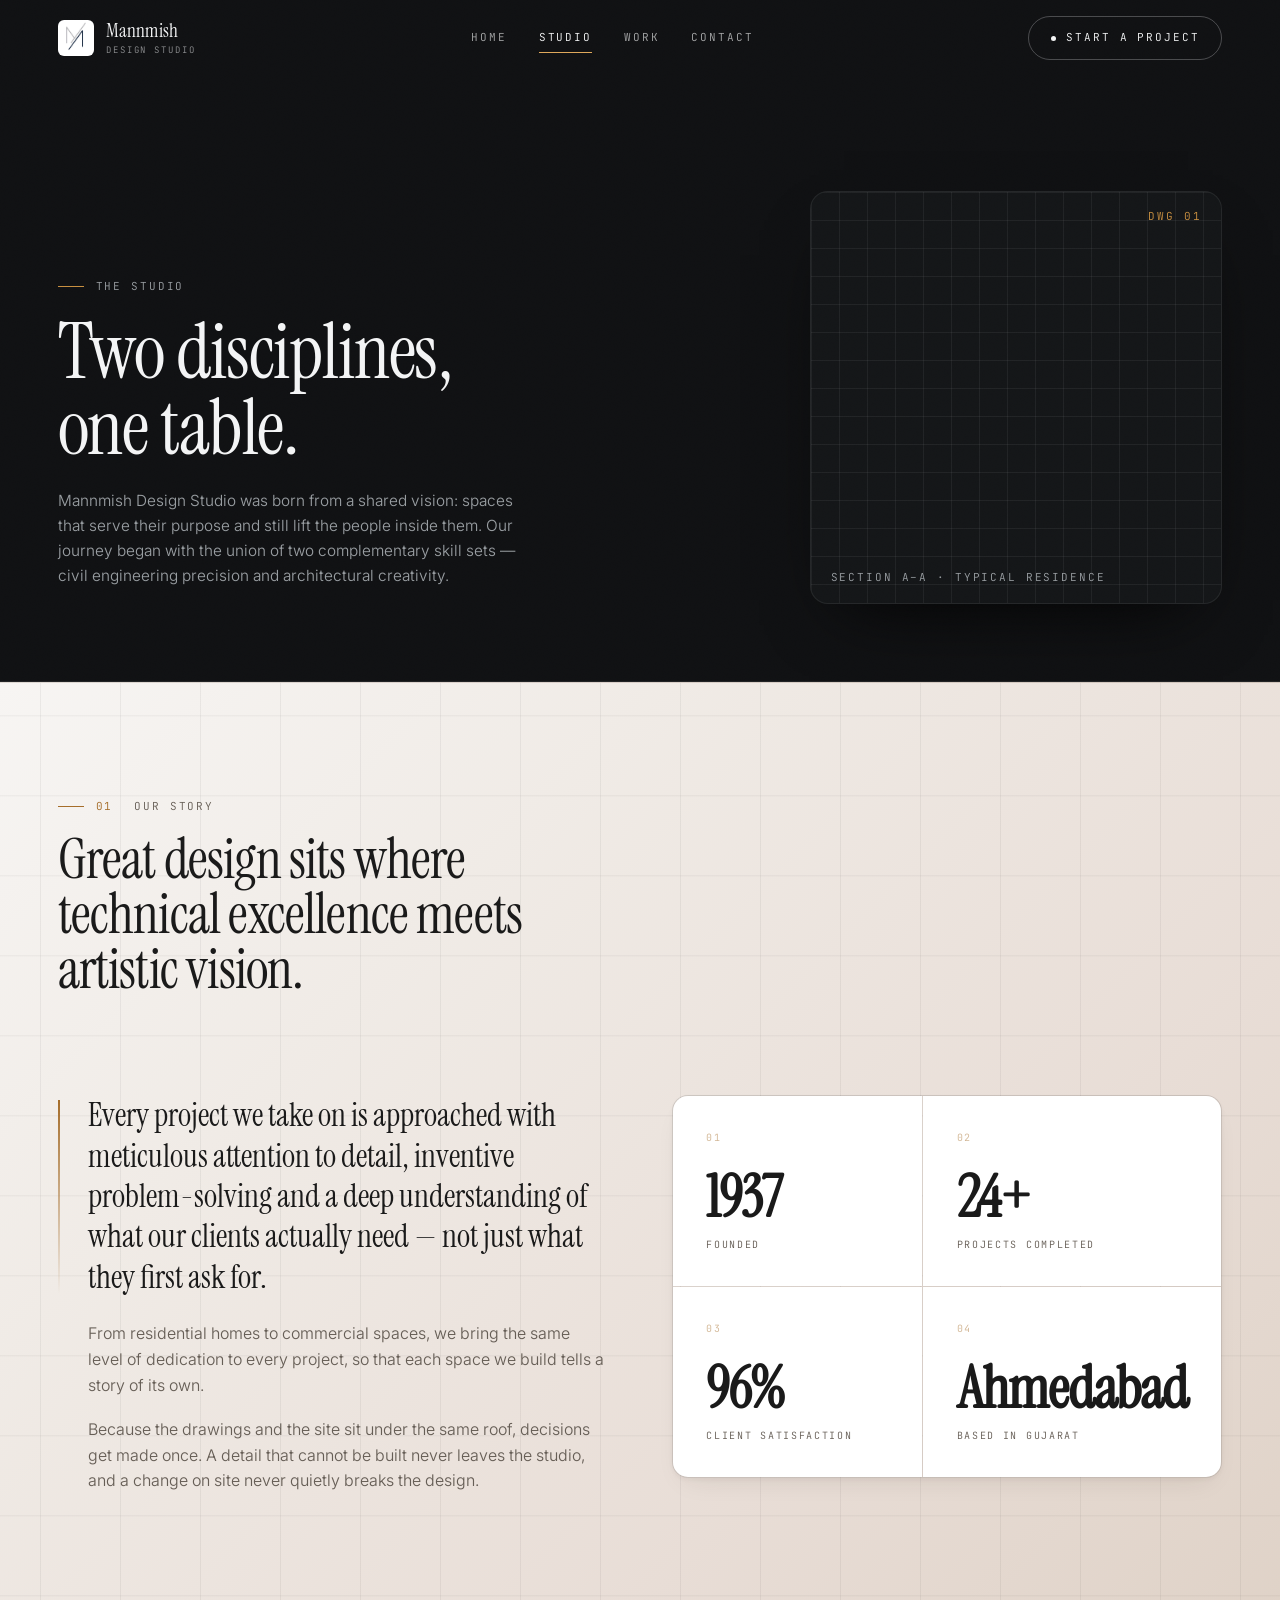
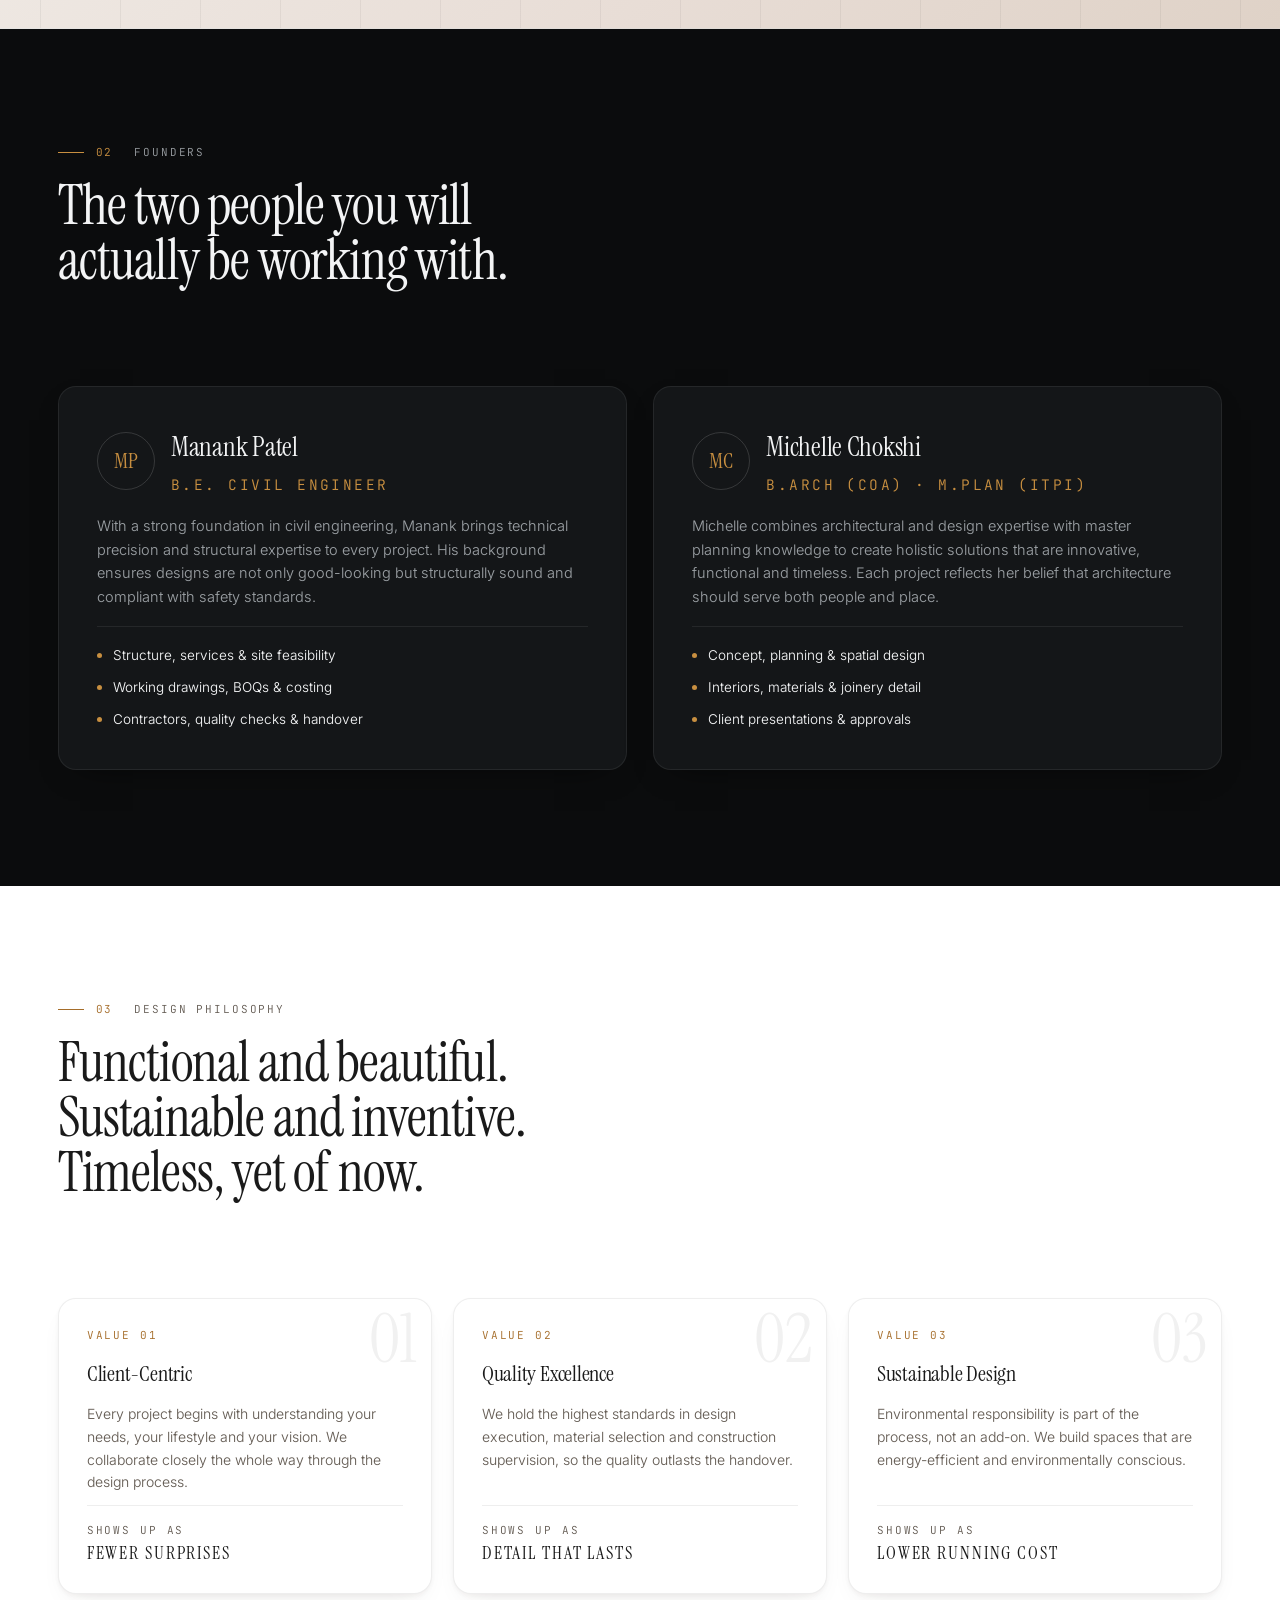
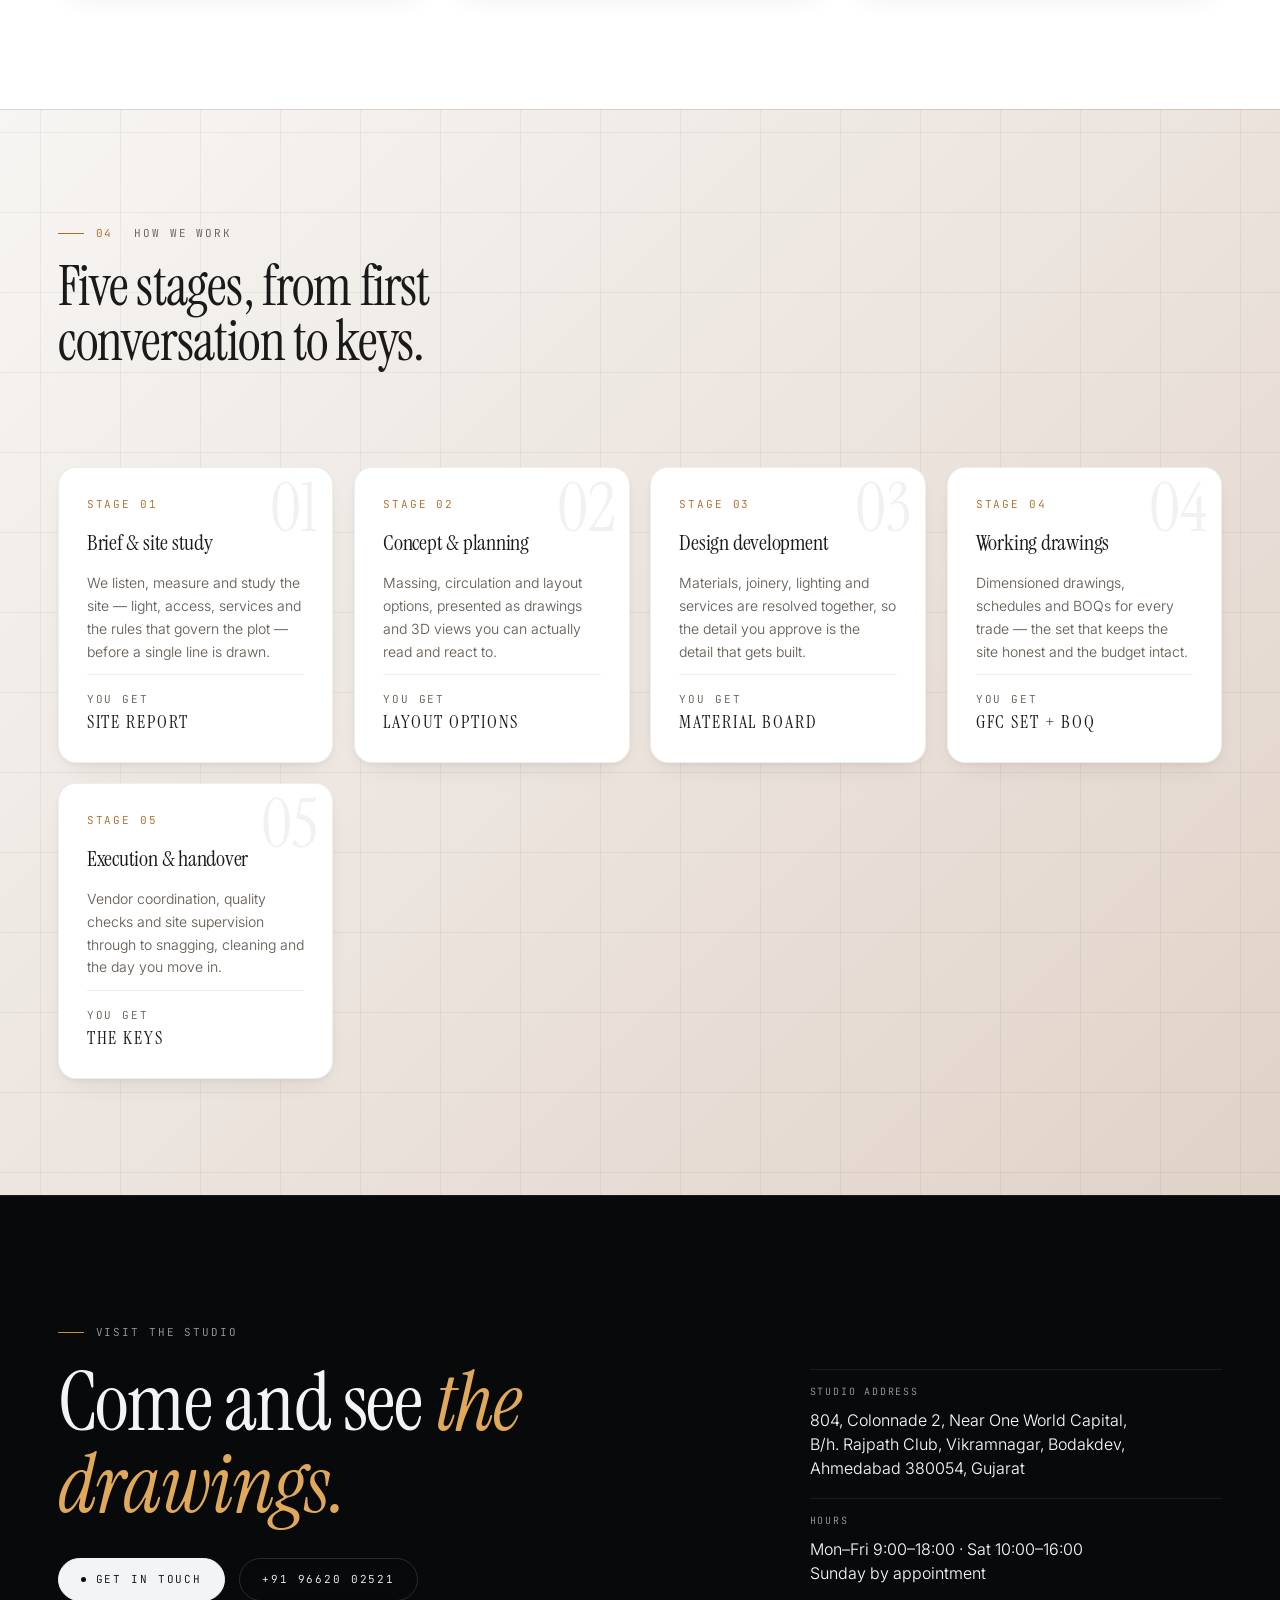
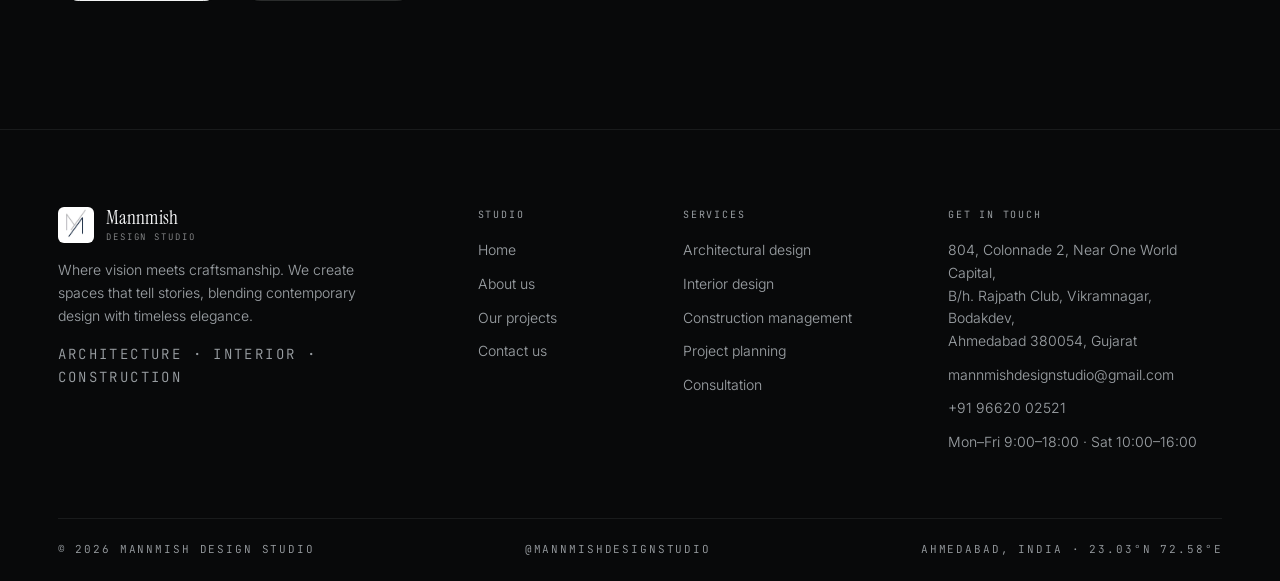
<file: about.html>
<!DOCTYPE html>
<html lang="en">
<head>
<meta charset="utf-8" />
<meta name="viewport" content="width=device-width, initial-scale=1" />
<title>Studio — Mannmish Design Studio</title>
<meta name="description" content="Manank Patel and Michelle Chokshi — civil engineering precision and architectural vision, working from one table in Ahmedabad." />
<meta name="theme-color" content="#f4f1e9" />
<link rel="icon" href="assets/logo.jpg" />
<link rel="preconnect" href="https://fonts.googleapis.com">
<link rel="preconnect" href="https://fonts.gstatic.com" crossorigin>
<link href="https://fonts.googleapis.com/css2?family=Instrument+Serif:ital@0;1&family=Inter:wght@300;400;500&family=JetBrains+Mono:wght@400;500&display=swap" rel="stylesheet">
<link rel="stylesheet" href="assets/site.css" />
</head>
<body>

<div class="grain"></div>

<div id="loader">
  <div class="ld__in">
    <svg class="ld__house" viewBox="0 0 220 156" aria-hidden="true">
      <path class="fillw" d="M98 134 V102 H118 V134 Z"/>
      <path class="acc" data-draw d="M8 134 H212"/>
      <path data-draw d="M46 134 V74 H174 V134"/>
      <path data-draw d="M34 74 H186 V40 H34 Z"/>
      <path class="acc" data-draw d="M28 40 H192 M28 34 H192"/>
      <path data-draw d="M56 122 V96 H88 V122 Z M72 96 V122"/>
      <path data-draw d="M128 122 V96 H164 V122 Z M146 96 V122"/>
      <path data-draw d="M98 134 V102 H118 V134"/>
      <path data-draw d="M46 66 V46 H94 V66 Z M70 46 V66"/>
      <path data-draw d="M118 66 V46 H170 V66 Z M144 46 V66"/>
      <path data-draw d="M40 134 H180"/>
      <path class="dim" d="M8 148 H212 M8 143 V153 M212 143 V153 M110 143 V153"/>
    </svg>
    <div class="ld__word">Mannmish<i>.</i></div>
    <div class="ld__sub mono">Design Studio · Ahmedabad</div>
    <div class="ld__bar"><i id="ldBar"></i></div>
    <div class="ld__pct mono"><span id="ldMsg">Setting out the grid</span><span id="ldPct">0%</span></div>
  </div>
  <div class="ld__shutter ld__shutter--t"></div>
  <div class="ld__shutter ld__shutter--b"></div>
</div>

<header class="nav" id="nav">
  <div class="wrap nav__in">
    <a class="brand" href="index.html">
      <img src="assets/logo-crop.jpg" alt="Mannmish Design Studio" />
      <span><b>Mannmish</b><span>Design Studio</span></span>
    </a>
    <nav class="nav__links mono">
      <a href="index.html">Home</a>
      <a href="about.html" class="on">Studio</a>
      <a href="projects.html">Work</a>
      <a href="contact.html">Contact</a>
    </nav>
    <a class="btn mono" href="contact.html"><i></i>Start a project</a>
    <button class="burger" id="burger" aria-label="Menu" aria-expanded="false"><span></span></button>
  </div>
</header>
<div class="menu" id="menu">
  <div>
    <a href="index.html">Home</a><a href="about.html">Studio</a><a href="projects.html">Work</a><a href="contact.html">Contact</a>
  </div>
  <div class="menu__foot mono">
    <a href="mailto:mannmishdesignstudio@gmail.com">mannmishdesignstudio@gmail.com</a>
    <a href="tel:+919662002521">+91 96620 02521</a>
    <span>Bodakdev · Ahmedabad</span>
  </div>
</div>

<main>
<section class="phero">
  <div class="wrap phero__grid">
    <div>
      <p class="eyebrow mono rv">The Studio</p>
      <h1 class="display rv" data-d="1">Two disciplines,<br/>one table.</h1>
      <p class="lede rv" data-d="2">Mannmish Design Studio was born from a shared vision: spaces that serve their purpose and still lift the people inside them. Our journey began with the union of two complementary skill sets — civil engineering precision and architectural creativity.</p>
    </div>
    <div class="sheet rv" data-d="2">
      <svg class="dwg" viewBox="0 0 400 360" aria-label="Section through a typical residence" role="img">
        <path class="fillw" d="M232 236 H318 V276 H232 Z M232 140 H318 V180 H232 Z"/>
        <path class="acc" data-draw d="M16 300 H384"/>
        <path class="fine" data-draw d="M40 300 l-9 11 M70 300 l-9 11 M100 300 l-9 11 M130 300 l-9 11 M160 300 l-9 11 M190 300 l-9 11 M220 300 l-9 11 M250 300 l-9 11 M280 300 l-9 11 M310 300 l-9 11 M340 300 l-9 11 M370 300 l-9 11"/>
        <path data-draw d="M58 300 V292 H342 V300"/>
        <path data-draw d="M58 292 V204 M342 292 V204"/>
        <path data-draw d="M50 196 H350 V204 H50 Z"/>
        <path data-draw d="M58 196 V104 M342 196 V104"/>
        <path data-draw d="M44 96 H356 V104 H44 Z"/>
        <path data-draw d="M44 96 V70 H53 V96 M356 96 V70 H347 V96"/>
        <path class="acc" data-draw d="M120 56 H250 M134 56 V47 M162 56 V47 M190 56 V47 M218 56 V47 M246 56 V47"/>
        <path data-draw d="M196 292 h10 v-11 h10 v-11 h10 v-11 h10 v-11 h10 v-11 h10 v-11 h10 v-11 h10 v-11"/>
        <path class="fine" data-draw d="M196 292 L276 204"/>
        <path class="fine" data-draw d="M150 292 V204"/>
        <path data-draw d="M232 236 H318 V276 H232 Z"/>
        <path class="fine" data-draw d="M275 236 V276"/>
        <path data-draw d="M232 140 H318 V180 H232 Z"/>
        <path class="fine" data-draw d="M275 140 V180"/>
        <path class="fine" data-draw d="M76 292 V276 H124 V292 M76 280 H124"/>
        <path class="fine" data-draw d="M138 292 V283 H166 V292"/>
        <path class="fine" data-draw d="M76 196 V178 H136 V196 M76 185 H136"/>
        <path class="fine" data-draw d="M300 196 V156 H330 V196"/>
        <path class="fine" data-draw d="M372 300 V262"/>
        <path class="fine" data-draw d="M372 262 m-17 0 a17 17 0 1 0 34 0 a17 17 0 1 0 -34 0"/>
        <path class="acc" data-draw d="M40 44 m-11 0 a11 11 0 1 0 22 0 a11 11 0 1 0 -22 0"/>
        <path class="acc" data-draw d="M40 24 V16 M40 64 V72 M20 44 H12 M60 44 H68 M26 30 L20 24 M54 30 L60 24"/>
        <path class="fine" data-draw d="M104 256 a6 6 0 1 0 12 0 a6 6 0 1 0 -12 0"/>
        <path class="fine" data-draw d="M110 262 V278 M110 266 L101 274 M110 266 L119 274 M110 278 L103 292 M110 278 L117 292"/>
        <path class="dim" d="M56 60 L146 150 M146 150 l-10 1 M146 150 l-1 -10"/>
        <path class="dim" d="M356 96 H392 M350 196 H392 M342 300 H392"/>
        <path class="dim" d="M58 322 H342 M58 316 V328 M342 316 V328"/>
        <text x="392" y="92" text-anchor="end">+7.30</text>
        <text x="392" y="192" text-anchor="end">+3.80</text>
        <text x="392" y="296" text-anchor="end">±0.00</text>
        <text x="200" y="338" text-anchor="middle">11 200 MM</text>
        <text class="hot" x="62" y="84">SUN PATH</text>
        <text x="384" y="356" text-anchor="end">SCALE 1:100</text>
      </svg>
      <span class="sheet__tag mono">Section A–A · typical residence</span>
      <span class="sheet__stamp mono">DWG 01</span>
    </div>
  </div>
</section>

<section class="band on-light tint">
  <div class="sgrid" aria-hidden="true"></div>
  <div class="wrap">
    <div class="shead rv">
      <div>
        <p class="eyebrow mono"><span class="idx">01</span> &nbsp;Our Story</p>
        <h2 class="display">Great design sits where technical excellence meets artistic vision.</h2>
      </div>
    </div>
    <div class="two">
      <div class="prose rv">
        <p class="big">Every project we take on is approached with meticulous attention to detail, inventive problem-solving and a deep understanding of what our clients actually need — not just what they first ask for.</p>
        <p>From residential homes to commercial spaces, we bring the same level of dedication to every project, so that each space we build tells a story of its own.</p>
        <p>Because the drawings and the site sit under the same roof, decisions get made once. A detail that cannot be built never leaves the studio, and a change on site never quietly breaks the design.</p>
      </div>
      <div class="stats rv" data-d="1">
        <div class="stat"><span class="stat__k mono">01</span><b data-count="2020">0</b><span class="stat__l mono">Founded</span></div>
        <div class="stat"><span class="stat__k mono">02</span><b data-count="25" data-suffix="+">0</b><span class="stat__l mono">Projects completed</span></div>
        <div class="stat"><span class="stat__k mono">03</span><b data-count="100" data-suffix="%">0</b><span class="stat__l mono">Client satisfaction</span></div>
        <div class="stat"><span class="stat__k mono">04</span><b>Ahmedabad</b><span class="stat__l mono">Based in Gujarat</span></div>
      </div>
    </div>
  </div>
</section>

<section class="band">
  <div class="wrap">
    <div class="shead rv">
      <div>
        <p class="eyebrow mono"><span class="idx">02</span> &nbsp;Founders</p>
        <h2 class="display">The two people you will actually be working with.</h2>
      </div>
    </div>
    <div class="profiles">
      <article class="profile rv">
        <div class="profile__hd">
          <span class="ini">MP</span>
          <div>
            <h3>Manank Patel</h3>
            <p class="role mono">B.E. Civil Engineer</p>
          </div>
        </div>
        <p>With a strong foundation in civil engineering, Manank brings technical precision and structural expertise to every project. His background ensures designs are not only good-looking but structurally sound and compliant with safety standards.</p>
        <ul>
          <li>Structure, services &amp; site feasibility</li>
          <li>Working drawings, BOQs &amp; costing</li>
          <li>Contractors, quality checks &amp; handover</li>
        </ul>
      </article>
      <article class="profile rv" data-d="1">
        <div class="profile__hd">
          <span class="ini">MC</span>
          <div>
            <h3>Michelle Chokshi</h3>
            <p class="role mono">B.Arch (COA) · M.Plan (ITPI)</p>
          </div>
        </div>
        <p>Michelle combines architectural and design expertise with master planning knowledge to create holistic solutions that are innovative, functional and timeless. Each project reflects her belief that architecture should serve both people and place.</p>
        <ul>
          <li>Concept, planning &amp; spatial design</li>
          <li>Interiors, materials &amp; joinery detail</li>
          <li>Client presentations &amp; approvals</li>
        </ul>
      </article>
    </div>
  </div>
</section>

<section class="band on-light">
  <div class="wrap">
    <div class="shead rv">
      <div>
        <p class="eyebrow mono"><span class="idx">03</span> &nbsp;Design Philosophy</p>
        <h2 class="display">Functional and beautiful. Sustainable and inventive. Timeless, yet of now.</h2>
      </div>
    </div>
    <div class="flow rv">
      <article class="flow__i"><span class="flow__ghost">01</span>
        <span class="flow__no mono">Value 01</span>
        <h3>Client-Centric</h3>
        <p>Every project begins with understanding your needs, your lifestyle and your vision. We collaborate closely the whole way through the design process.</p>
        <div class="flow__foot mono"><span>Shows up as</span><b>Fewer surprises</b></div>
      </article>
      <article class="flow__i"><span class="flow__ghost">02</span>
        <span class="flow__no mono">Value 02</span>
        <h3>Quality Excellence</h3>
        <p>We hold the highest standards in design execution, material selection and construction supervision, so the quality outlasts the handover.</p>
        <div class="flow__foot mono"><span>Shows up as</span><b>Detail that lasts</b></div>
      </article>
      <article class="flow__i"><span class="flow__ghost">03</span>
        <span class="flow__no mono">Value 03</span>
        <h3>Sustainable Design</h3>
        <p>Environmental responsibility is part of the process, not an add-on. We build spaces that are energy-efficient and environmentally conscious.</p>
        <div class="flow__foot mono"><span>Shows up as</span><b>Lower running cost</b></div>
      </article>
    </div>
  </div>
</section>

<section class="band on-light tint">
  <div class="sgrid" aria-hidden="true"></div>
  <div class="wrap">
    <div class="shead rv">
      <div>
        <p class="eyebrow mono"><span class="idx">04</span> &nbsp;How We Work</p>
        <h2 class="display">Five stages, from first conversation to keys.</h2>
      </div>
    </div>
    <div class="flow rv">
      <article class="flow__i"><span class="flow__ghost">01</span>
        <span class="flow__no mono">Stage 01</span>
        <h3>Brief &amp; site study</h3>
        <p>We listen, measure and study the site — light, access, services and the rules that govern the plot — before a single line is drawn.</p>
        <div class="flow__foot mono"><span>You get</span><b>Site report</b></div>
      </article>
      <article class="flow__i"><span class="flow__ghost">02</span>
        <span class="flow__no mono">Stage 02</span>
        <h3>Concept &amp; planning</h3>
        <p>Massing, circulation and layout options, presented as drawings and 3D views you can actually read and react to.</p>
        <div class="flow__foot mono"><span>You get</span><b>Layout options</b></div>
      </article>
      <article class="flow__i"><span class="flow__ghost">03</span>
        <span class="flow__no mono">Stage 03</span>
        <h3>Design development</h3>
        <p>Materials, joinery, lighting and services are resolved together, so the detail you approve is the detail that gets built.</p>
        <div class="flow__foot mono"><span>You get</span><b>Material board</b></div>
      </article>
      <article class="flow__i"><span class="flow__ghost">04</span>
        <span class="flow__no mono">Stage 04</span>
        <h3>Working drawings</h3>
        <p>Dimensioned drawings, schedules and BOQs for every trade — the set that keeps the site honest and the budget intact.</p>
        <div class="flow__foot mono"><span>You get</span><b>GFC set + BOQ</b></div>
      </article>
      <article class="flow__i"><span class="flow__ghost">05</span>
        <span class="flow__no mono">Stage 05</span>
        <h3>Execution &amp; handover</h3>
        <p>Vendor coordination, quality checks and site supervision through to snagging, cleaning and the day you move in.</p>
        <div class="flow__foot mono"><span>You get</span><b>The keys</b></div>
      </article>
    </div>
  </div>
</section>

<section class="contact">
  <div class="wrap">
    <div class="contact__grid">
      <div class="rv">
        <p class="eyebrow mono">Visit the studio</p>
        <h2 class="display">Come and see <em>the drawings.</em></h2>
        <div class="hero__cta">
          <a class="btn btn--solid mono" href="contact.html"><i></i>Get in touch</a>
          <a class="btn mono" href="tel:+919662002521">+91 96620 02521</a>
        </div>
      </div>
      <dl class="info rv" data-d="1">
        <div><dt>Studio address</dt><dd>804, Colonnade 2, Near One World Capital,<br/>B/h. Rajpath Club, Vikramnagar, Bodakdev,<br/>Ahmedabad 380054, Gujarat</dd></div>
        <div><dt>Hours</dt><dd>Mon–Fri 9:00–18:00 · Sat 10:00–16:00<br/>Sunday by appointment</dd></div>
      </dl>
    </div>
  </div>
</section>
</main>

<footer class="foot">
  <div class="wrap">
    <div class="foot__grid">
      <div class="foot__brand">
        <a class="brand" href="index.html">
          <img src="assets/logo-crop.jpg" alt="Mannmish Design Studio" />
          <span><b>Mannmish</b><span>Design Studio</span></span>
        </a>
        <p>Where vision meets craftsmanship. We create spaces that tell stories, blending contemporary design with timeless elegance.</p>
        <p class="mono" class="acc" style="margin-top:16px">Architecture · Interior · Construction</p>
      </div>
      <div>
        <h4>Studio</h4>
        <ul>
          <li><a href="index.html">Home</a></li>
          <li><a href="about.html">About us</a></li>
          <li><a href="projects.html">Our projects</a></li>
          <li><a href="contact.html">Contact us</a></li>
        </ul>
      </div>
      <div>
        <h4>Services</h4>
        <ul>
          <li>Architectural design</li>
          <li>Interior design</li>
          <li>Construction management</li>
          <li>Project planning</li>
          <li>Consultation</li>
        </ul>
      </div>
      <div>
        <h4>Get in touch</h4>
        <ul>
          <li>804, Colonnade 2, Near One World Capital,<br/>B/h. Rajpath Club, Vikramnagar, Bodakdev,<br/>Ahmedabad 380054, Gujarat</li>
          <li><a href="mailto:mannmishdesignstudio@gmail.com">mannmishdesignstudio@gmail.com</a></li>
          <li><a href="tel:+919662002521">+91 96620 02521</a></li>
          <li>Mon–Fri 9:00–18:00 · Sat 10:00–16:00</li>
        </ul>
      </div>
    </div>
    <div class="foot__bar mono">
      <span>© 2026 Mannmish Design Studio</span>
      <span><a href="https://instagram.com/mannmishdesignstudio" target="_blank" rel="noopener">@mannmishdesignstudio</a></span>
      <span>Ahmedabad, India · 23.03°N 72.58°E</span>
    </div>
  </div>
</footer>

<script src="assets/site.js"></script>
</body>
</html>
</file>
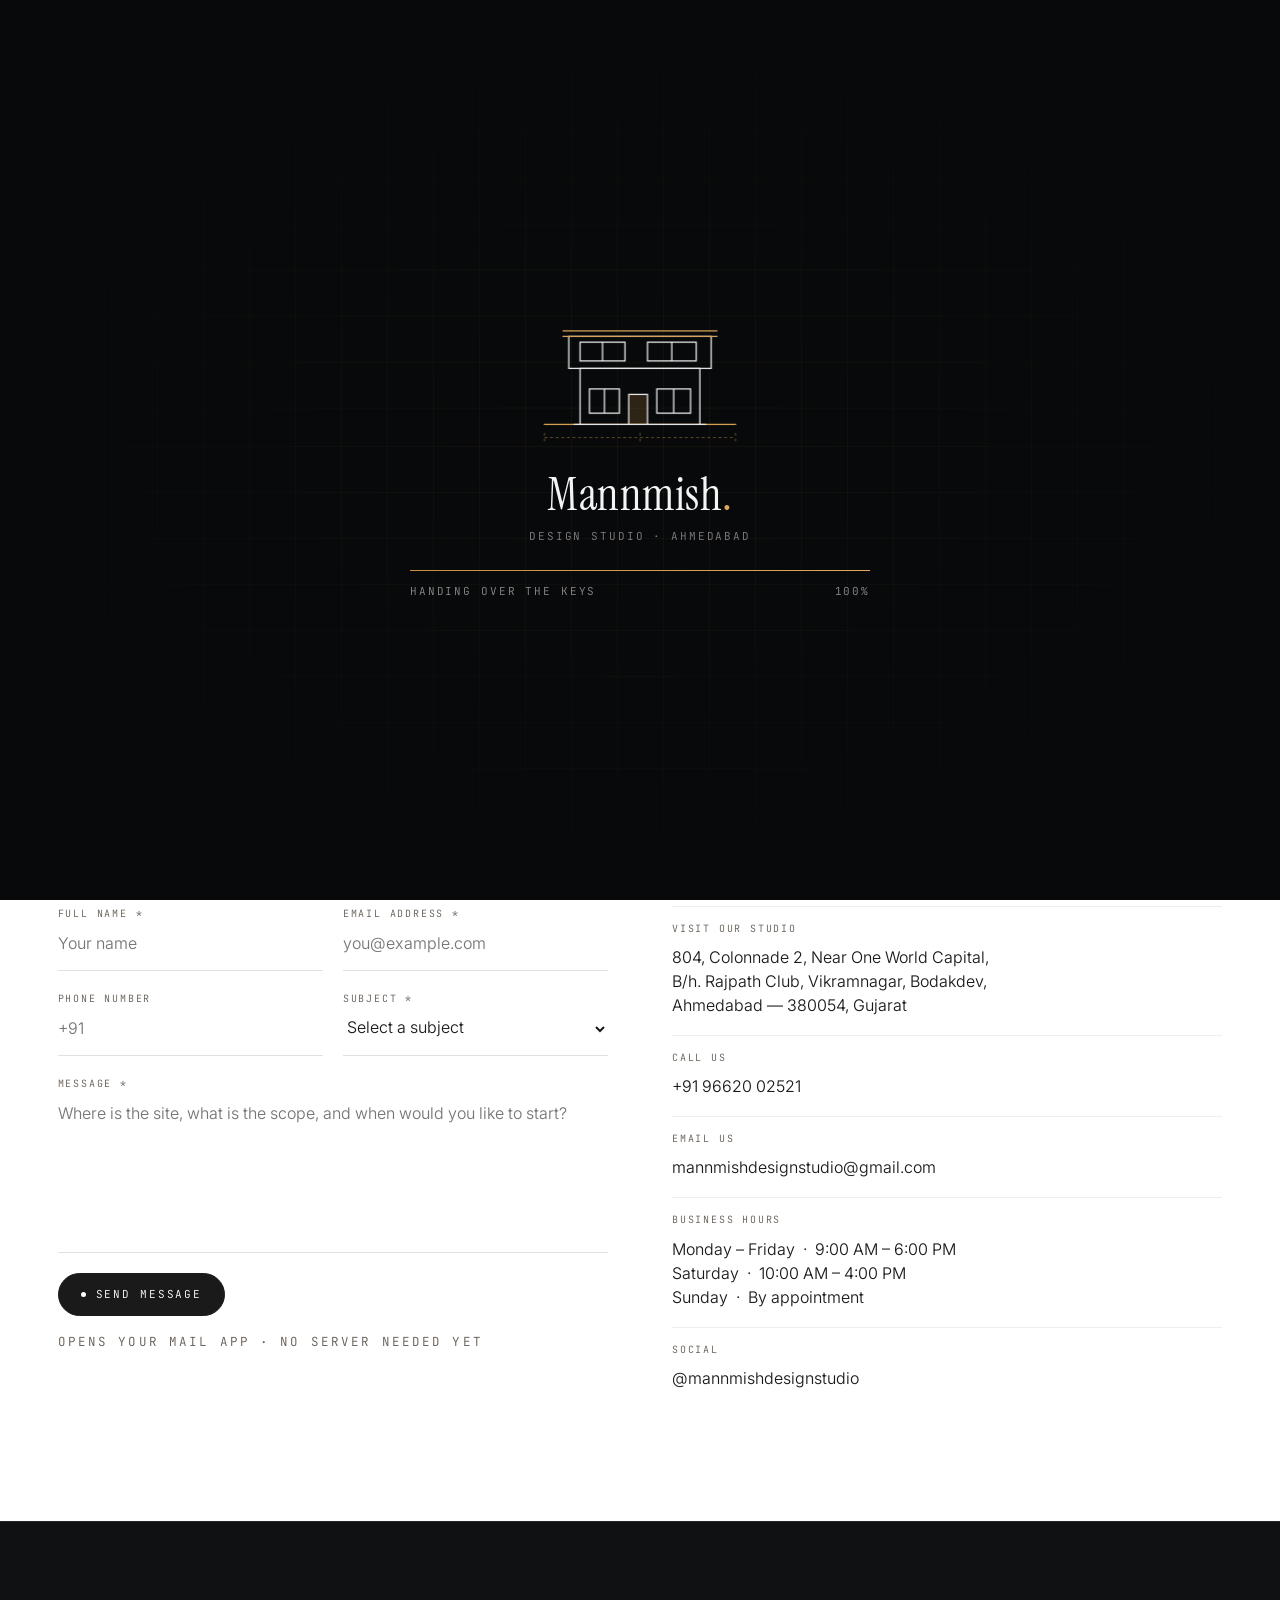
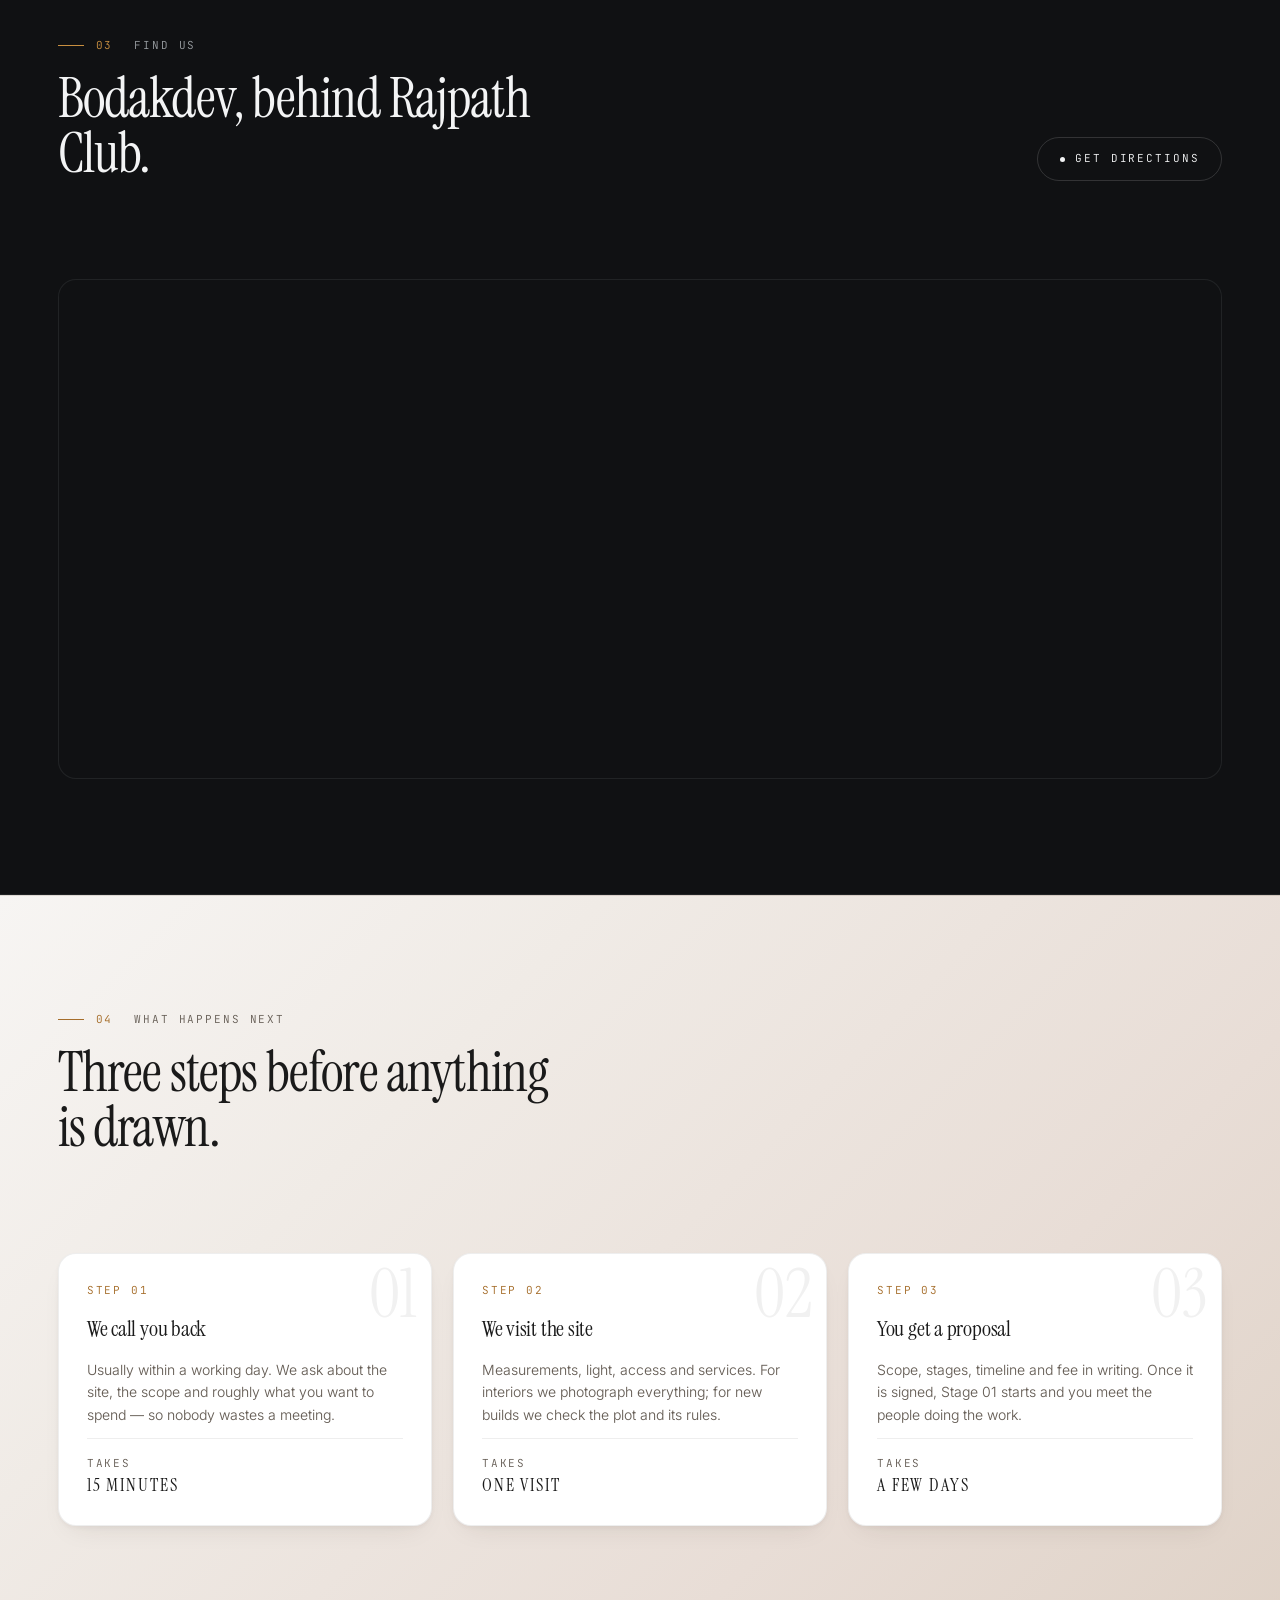
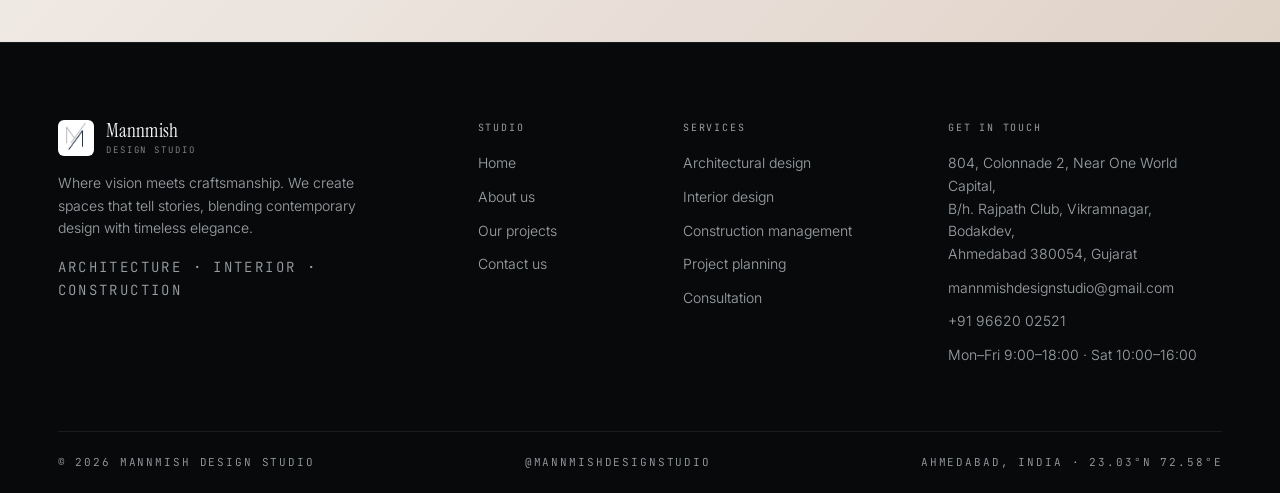
<file: contact.html>
<!DOCTYPE html>
<html lang="en">
<head>
<meta charset="utf-8" />
<meta name="viewport" content="width=device-width, initial-scale=1" />
<title>Contact — Mannmish Design Studio</title>
<meta name="description" content="Talk to Mannmish Design Studio, Bodakdev, Ahmedabad. +91 96620 02521 · mannmishdesignstudio@gmail.com" />
<meta name="theme-color" content="#f4f1e9" />
<link rel="icon" href="assets/logo.jpg" />
<link rel="preconnect" href="https://fonts.googleapis.com">
<link rel="preconnect" href="https://fonts.gstatic.com" crossorigin>
<link href="https://fonts.googleapis.com/css2?family=Instrument+Serif:ital@0;1&family=Inter:wght@300;400;500&family=JetBrains+Mono:wght@400;500&display=swap" rel="stylesheet">
<link rel="stylesheet" href="assets/site.css" />
</head>
<body>

<div class="grain"></div>

<div id="loader">
  <div class="ld__in">
    <svg class="ld__house" viewBox="0 0 220 156" aria-hidden="true">
      <path class="fillw" d="M98 134 V102 H118 V134 Z"/>
      <path class="acc" data-draw d="M8 134 H212"/>
      <path data-draw d="M46 134 V74 H174 V134"/>
      <path data-draw d="M34 74 H186 V40 H34 Z"/>
      <path class="acc" data-draw d="M28 40 H192 M28 34 H192"/>
      <path data-draw d="M56 122 V96 H88 V122 Z M72 96 V122"/>
      <path data-draw d="M128 122 V96 H164 V122 Z M146 96 V122"/>
      <path data-draw d="M98 134 V102 H118 V134"/>
      <path data-draw d="M46 66 V46 H94 V66 Z M70 46 V66"/>
      <path data-draw d="M118 66 V46 H170 V66 Z M144 46 V66"/>
      <path data-draw d="M40 134 H180"/>
      <path class="dim" d="M8 148 H212 M8 143 V153 M212 143 V153 M110 143 V153"/>
    </svg>
    <div class="ld__word">Mannmish<i>.</i></div>
    <div class="ld__sub mono">Design Studio · Ahmedabad</div>
    <div class="ld__bar"><i id="ldBar"></i></div>
    <div class="ld__pct mono"><span id="ldMsg">Setting out the grid</span><span id="ldPct">0%</span></div>
  </div>
  <div class="ld__shutter ld__shutter--t"></div>
  <div class="ld__shutter ld__shutter--b"></div>
</div>

<header class="nav" id="nav">
  <div class="wrap nav__in">
    <a class="brand" href="index.html">
      <img src="assets/logo-crop.jpg" alt="Mannmish Design Studio" />
      <span><b>Mannmish</b><span>Design Studio</span></span>
    </a>
    <nav class="nav__links mono">
      <a href="index.html">Home</a>
      <a href="about.html">Studio</a>
      <a href="projects.html">Work</a>
      <a href="contact.html" class="on">Contact</a>
    </nav>
    <a class="btn mono" href="contact.html"><i></i>Start a project</a>
    <button class="burger" id="burger" aria-label="Menu" aria-expanded="false"><span></span></button>
  </div>
</header>
<div class="menu" id="menu">
  <div>
    <a href="index.html">Home</a><a href="about.html">Studio</a><a href="projects.html">Work</a><a href="contact.html">Contact</a>
  </div>
  <div class="menu__foot mono">
    <a href="mailto:mannmishdesignstudio@gmail.com">mannmishdesignstudio@gmail.com</a>
    <a href="tel:+919662002521">+91 96620 02521</a>
    <span>Bodakdev · Ahmedabad</span>
  </div>
</div>

<main>
<section class="phero">
  <div class="wrap phero__grid">
    <div>
      <p class="eyebrow mono rv">Contact</p>
      <h1 class="display rv" data-d="1">Tell us about<br/>the space.</h1>
      <p class="lede rv" data-d="2" style="margin-top:26px">Ready to bring your vision to life? We would love to hear about the project and talk through how we can build something worth living in.</p>
    </div>
    <div class="sheet rv" data-d="2">
      <svg class="dwg" viewBox="0 0 400 360" aria-label="Key plan of the studio location" role="img">
        <path class="fillw" d="M176 150 H272 V226 H176 Z"/>
        <path class="fine" data-draw d="M0 96 H400 M0 130 H400"/>
        <path class="fine" data-draw d="M104 0 V360 M138 0 V360"/>
        <path class="dim" d="M0 113 H400 M121 0 V360"/>
        <path data-draw d="M176 150 H272 V226 H176 Z"/>
        <path class="fine" data-draw d="M186 160 H262 M186 176 H262 M186 192 H262 M186 208 H262"/>
        <path data-draw d="M176 150 V138 H272 V150"/>
        <path class="fine" data-draw d="M296 150 H372 V212 H296 Z"/>
        <path class="fine" data-draw d="M22 150 H86 V212 H22 Z"/>
        <path class="fine" data-draw d="M22 254 H140 V318 H22 Z"/>
        <path class="fine" data-draw d="M176 254 H300 V318 H176 Z"/>
        <path class="fine" data-draw d="M22 22 H86 V72 H22 Z"/>
        <path class="fine" data-draw d="M176 22 H300 V72 H176 Z"/>
        <path class="dim" d="M224 188 m-92 0 a92 92 0 1 0 184 0 a92 92 0 1 0 -184 0"/>
        <path class="acc" data-draw d="M224 132 c-13 0 -23 10 -23 23 c0 17 23 39 23 39 c0 0 23 -22 23 -39 c0 -13 -10 -23 -23 -23 Z"/>
        <path class="acc" data-draw d="M224 148 m-6 0 a6 6 0 1 0 12 0 a6 6 0 1 0 -12 0"/>
        <path class="acc" data-draw d="M356 52 m-16 0 a16 16 0 1 0 32 0 a16 16 0 1 0 -32 0 M356 68 V36 M356 36 l-5 8 M356 36 l5 8"/>
        <text class="hot" x="356" y="86" text-anchor="middle">N</text>
        <text x="224" y="240" text-anchor="middle">COLONNADE 2 · UNIT 804</text>
        <text x="334" y="230" text-anchor="middle">RAJPATH CLUB</text>
        <text x="8" y="90">RAJPATH ROAD</text>
        <text x="146" y="352">BODAKDEV</text>
        <text x="392" y="352" text-anchor="end">NOT TO SCALE</text>
      </svg>
      <span class="sheet__tag mono">Key plan · Bodakdev</span>
      <span class="sheet__stamp mono">DWG 03</span>
    </div>
  </div>
</section>

<section class="band on-light">
  <div class="wrap two">
    <div class="rv">
      <p class="eyebrow mono"><span class="idx">01</span> &nbsp;Send a message</p>
      <h2 class="display" style="font-size:clamp(28px,3.2vw,44px);margin:16px 0 34px">Start with a few lines.</h2>

      <form class="form" id="cform" novalidate>
        <div class="form__row">
          <div class="field"><label for="f-name">Full name *</label><input id="f-name" name="name" required placeholder="Your name" /></div>
          <div class="field"><label for="f-mail">Email address *</label><input id="f-mail" name="email" type="email" required placeholder="you@example.com" /></div>
        </div>
        <div class="form__row">
          <div class="field"><label for="f-phone">Phone number</label><input id="f-phone" name="phone" placeholder="+91" /></div>
          <div class="field"><label for="f-sub">Subject *</label>
            <select id="f-sub" name="subject" required>
              <option value="">Select a subject</option>
              <option>Residential project</option>
              <option>Commercial project</option>
              <option>Interior design</option>
              <option>Consultation</option>
              <option>Other</option>
            </select>
          </div>
        </div>
        <div class="field"><label for="f-msg">Message *</label>
          <textarea id="f-msg" name="message" rows="5" required placeholder="Where is the site, what is the scope, and when would you like to start?"></textarea>
        </div>
        <div class="sent mono" id="fsent">Thanks — your mail app should be open with the message ready to send.</div>
        <div style="display:flex;gap:16px;align-items:center;flex-wrap:wrap">
          <button class="btn btn--solid mono" type="submit"><i></i>Send message</button>
          <span class="form__note mono">Opens your mail app · no server needed yet</span>
        </div>
      </form>
    </div>

    <div class="rv" data-d="1">
      <p class="eyebrow mono"><span class="idx">02</span> &nbsp;Let's connect</p>
      <h2 class="display" style="font-size:clamp(28px,3.2vw,44px);margin:16px 0 34px">Or reach us directly.</h2>
      <dl class="info">
        <div><dt>Visit our studio</dt><dd>804, Colonnade 2, Near One World Capital,<br/>B/h. Rajpath Club, Vikramnagar, Bodakdev,<br/>Ahmedabad — 380054, Gujarat</dd></div>
        <div><dt>Call us</dt><dd><a href="tel:+919662002521">+91 96620 02521</a></dd></div>
        <div><dt>Email us</dt><dd><a href="mailto:mannmishdesignstudio@gmail.com">mannmishdesignstudio@gmail.com</a></dd></div>
        <div><dt>Business hours</dt><dd>Monday – Friday &nbsp;·&nbsp; 9:00 AM – 6:00 PM<br/>Saturday &nbsp;·&nbsp; 10:00 AM – 4:00 PM<br/>Sunday &nbsp;·&nbsp; By appointment</dd></div>
        <div><dt>Social</dt><dd><a href="https://instagram.com/mannmishdesignstudio" target="_blank" rel="noopener">@mannmishdesignstudio</a></dd></div>
      </dl>
    </div>
  </div>
</section>

<section class="band band--alt">
  <div class="wrap">
    <div class="shead rv">
      <div>
        <p class="eyebrow mono"><span class="idx">03</span> &nbsp;Find Us</p>
        <h2 class="display">Bodakdev, behind Rajpath Club.</h2>
      </div>
      <a class="btn mono" target="_blank" rel="noopener"
         href="https://www.google.com/maps/dir/?api=1&destination=Colonnade+2%2C+Bodakdev%2C+Ahmedabad+380054"><i></i>Get directions</a>
    </div>
    <div class="map rv">
      <iframe title="Studio location" loading="lazy" referrerpolicy="no-referrer-when-downgrade"
        src="https://www.google.com/maps?q=Colonnade%202%2C%20Vikramnagar%2C%20Bodakdev%2C%20Ahmedabad%20380054&output=embed"></iframe>
    </div>
  </div>
</section>

<section class="band on-light tint">
  <div class="wrap">
    <div class="shead rv">
      <div>
        <p class="eyebrow mono"><span class="idx">04</span> &nbsp;What Happens Next</p>
        <h2 class="display">Three steps before anything is drawn.</h2>
      </div>
    </div>
    <div class="flow rv">
      <article class="flow__i"><span class="flow__ghost">01</span>
        <span class="flow__no mono">Step 01</span>
        <h3>We call you back</h3>
        <p>Usually within a working day. We ask about the site, the scope and roughly what you want to spend — so nobody wastes a meeting.</p>
        <div class="flow__foot mono"><span>Takes</span><b>15 minutes</b></div>
      </article>
      <article class="flow__i"><span class="flow__ghost">02</span>
        <span class="flow__no mono">Step 02</span>
        <h3>We visit the site</h3>
        <p>Measurements, light, access and services. For interiors we photograph everything; for new builds we check the plot and its rules.</p>
        <div class="flow__foot mono"><span>Takes</span><b>One visit</b></div>
      </article>
      <article class="flow__i"><span class="flow__ghost">03</span>
        <span class="flow__no mono">Step 03</span>
        <h3>You get a proposal</h3>
        <p>Scope, stages, timeline and fee in writing. Once it is signed, Stage 01 starts and you meet the people doing the work.</p>
        <div class="flow__foot mono"><span>Takes</span><b>A few days</b></div>
      </article>
    </div>
  </div>
</section>
</main>

<footer class="foot">
  <div class="wrap">
    <div class="foot__grid">
      <div class="foot__brand">
        <a class="brand" href="index.html">
          <img src="assets/logo-crop.jpg" alt="" />
          <span><b>Mannmish</b><span>Design Studio</span></span>
        </a>
        <p>Where vision meets craftsmanship. We create spaces that tell stories, blending contemporary design with timeless elegance.</p>
        <p class="mono" class="acc" style="margin-top:16px">Architecture · Interior · Construction</p>
      </div>
      <div>
        <h4>Studio</h4>
        <ul>
          <li><a href="index.html">Home</a></li>
          <li><a href="about.html">About us</a></li>
          <li><a href="projects.html">Our projects</a></li>
          <li><a href="contact.html">Contact us</a></li>
        </ul>
      </div>
      <div>
        <h4>Services</h4>
        <ul>
          <li>Architectural design</li>
          <li>Interior design</li>
          <li>Construction management</li>
          <li>Project planning</li>
          <li>Consultation</li>
        </ul>
      </div>
      <div>
        <h4>Get in touch</h4>
        <ul>
          <li>804, Colonnade 2, Near One World Capital,<br/>B/h. Rajpath Club, Vikramnagar, Bodakdev,<br/>Ahmedabad 380054, Gujarat</li>
          <li><a href="mailto:mannmishdesignstudio@gmail.com">mannmishdesignstudio@gmail.com</a></li>
          <li><a href="tel:+919662002521">+91 96620 02521</a></li>
          <li>Mon–Fri 9:00–18:00 · Sat 10:00–16:00</li>
        </ul>
      </div>
    </div>
    <div class="foot__bar mono">
      <span>© 2026 Mannmish Design Studio</span>
      <span><a href="https://instagram.com/mannmishdesignstudio" target="_blank" rel="noopener">@mannmishdesignstudio</a></span>
      <span>Ahmedabad, India · 23.03°N 72.58°E</span>
    </div>
  </div>
</footer>

<script src="assets/site.js"></script>
<script>
/* compose the enquiry as an email — swap for a real endpoint when the backend is ready */
(() => {
  const f = document.getElementById('cform'), sent = document.getElementById('fsent');
  f.addEventListener('submit', e => {
    e.preventDefault();
    const v = id => (f.querySelector(id).value || '').trim();
    const name = v('#f-name'), mail = v('#f-mail'), sub = v('#f-sub'), msg = v('#f-msg');
    if (!name || !mail || !sub || !msg) {
      f.querySelectorAll('[required]').forEach(el => {
        el.closest('.field').style.borderBottomColor = el.value.trim() ? '' : 'var(--acc)';
      });
      return;
    }
    const body = `Name: ${name}\nEmail: ${mail}\nPhone: ${v('#f-phone') || '—'}\nSubject: ${sub}\n\n${msg}`;
    location.href = 'mailto:mannmishdesignstudio@gmail.com?subject=' +
      encodeURIComponent('[Website] ' + sub + ' — ' + name) + '&body=' + encodeURIComponent(body);
    sent.classList.add('on');
  });
  f.querySelectorAll('[required]').forEach(el =>
    el.addEventListener('input', () => el.closest('.field').style.borderBottomColor = ''));
})();
</script>
</body>
</html>
</file>
<file: assets/site.css>
/* ============================================================
   MANNMISH DESIGN STUDIO
   Ink base, warm sand & travertine bands, brass/ochre accent.
   3D built with three.js (procedural, no model files)
   ============================================================ */

:root {
  /* dark is the ground the site sits on */
  --paper: #0b0c0d;
  --surface: #141618;
  --paper-alt: #101113;
  --coal: #08090a;

  --ink: #f3f4f5;
  --muted: #989da1;
  --line: rgba(243, 244, 245, .15);
  --line-soft: rgba(243, 244, 245, .075);
  --on-ink: #0b0c0d;

  --grid-line: rgba(243, 244, 245, .06);
  --acc: #c88f40;
  /* warm architectural brass / ochre */
  --acc-2: #dfa85b;
  --brass: var(--acc);
  /* legacy alias used by inner pages */

  /* Signature Mannmish warm sand & travertine palette (from live mannmishdesignstudio.com) */
  --sand-1: #F7F5F3;
  --sand-2: #F0EBE6;
  --sand-3: #E8DDD6;
  --sand-4: #DFD2C7;
  --sand-grad: linear-gradient(135deg, #F7F5F3 0%, #F0EBE6 30%, #E8DDD6 70%, #DFD2C7 100%);
  --sand-grad-alt: linear-gradient(135deg, #F2ECE5 0%, #EAE0D8 35%, #DFD2C7 80%, #D4C3B5 100%);

  --shadow: 0 12px 34px -22px rgba(0, 0, 0, .9);
  --shadow-lg: 0 30px 70px -34px rgba(0, 0, 0, 1);

  --pad: clamp(20px, 4.5vw, 72px);
  --max: 1560px;
  --ease: cubic-bezier(.22, 1, .36, 1);
}

/* a band that flips to crisp architectural white (used by sections 03 and 05) */
.on-light {
  --paper: #ffffff;
  --surface: #ffffff;
  --paper-alt: #F4EFEA;
  --ink: #1a1a1a;
  --muted: #665e56;
  --line: rgba(26, 26, 26, .13);
  --line-soft: rgba(26, 26, 26, .07);
  --on-ink: #ffffff;
  --grid-line: rgba(160, 130, 95, .08);
  --acc: #a56d2a;
  --acc-2: #be8337;
  --shadow: 0 2px 4px rgba(50, 38, 25, .04), 0 12px 28px -14px rgba(50, 38, 25, .13);
  --shadow-lg: 0 4px 8px rgba(50, 38, 25, .04), 0 28px 60px -26px rgba(50, 38, 25, .19);
  background: var(--paper);
  color: var(--ink);
}

/* a band that features the signature Mannmish warm sand & yellow-brown gradient (sections 01 and 04) */
.on-light.tint {
  --paper: #F0EBE6;
  --surface: #ffffff;
  --paper-alt: #DFD2C7;
  background: var(--sand-grad);
  border-block: 1px solid var(--line-soft);
}

* {
  box-sizing: border-box
}

html {
  scroll-behavior: smooth
}

body {
  margin: 0;
  background: var(--paper);
  color: var(--ink);
  font-family: 'Inter', system-ui, -apple-system, sans-serif;
  font-weight: 330;
  line-height: 1.62;
  -webkit-font-smoothing: antialiased;
  overflow-x: hidden;
}

body.is-locked {
  overflow: hidden
}

img {
  max-width: 100%;
  display: block
}

a {
  color: inherit;
  text-decoration: none
}

button {
  font: inherit;
  color: inherit;
  background: none;
  border: 0;
  cursor: pointer
}

::selection {
  background: var(--acc);
  color: #fff
}

/* ---------- type ---------- */
.display {
  font-family: 'Instrument Serif', Georgia, serif;
  font-weight: 400;
  letter-spacing: -.015em;
  line-height: 1
}

.display em {
  font-style: italic;
  color: var(--acc-2)
}

.mono {
  font-family: 'JetBrains Mono', ui-monospace, monospace;
  font-size: 11px;
  letter-spacing: .17em;
  text-transform: uppercase
}

.acc {
  color: var(--acc)
}

.only-mob {
  display: none
}

.eyebrow {
  color: var(--muted);
  display: flex;
  align-items: center;
  gap: 12px;
  margin: 0
}

.eyebrow::before {
  content: "";
  width: 26px;
  height: 1px;
  background: var(--acc);
  flex: none
}

.lede {
  color: var(--muted);
  font-size: clamp(15px, 1.2vw, 18px);
  max-width: 48ch
}

.wrap {
  max-width: var(--max);
  margin-inline: auto;
  padding-inline: var(--pad)
}

section {
  position: relative
}

/* ============================================================
   LOADER — a blueprint that draws itself, then the shutters open
   ============================================================ */
#loader {
  position: fixed;
  inset: 0;
  z-index: 200;
  background: transparent;
  color: #f3f4f5;
  display: grid;
  place-items: center;
  overflow: hidden;
  transition: visibility .1s 1.05s
}

#loader.done {
  visibility: hidden
}

/* the two halves ARE the curtain — they sit behind the drawing */
.ld__shutter {
  position: absolute;
  left: -1px;
  right: -1px;
  height: 50.4%;
  background: var(--coal);
  z-index: 1;
  transition: transform .85s var(--ease) .2s
}

.ld__shutter--t {
  top: 0
}

.ld__shutter--b {
  bottom: 0
}

#loader.done .ld__shutter--t {
  transform: translateY(-100.5%)
}

#loader.done .ld__shutter--b {
  transform: translateY(100.5%)
}

.ld__shutter--t::after {
  content: "";
  position: absolute;
  inset: 0;
  opacity: .55;
  background-image: linear-gradient(rgba(200, 143, 64, .12) 1px, transparent 1px),
    linear-gradient(90deg, rgba(200, 143, 64, .12) 1px, transparent 1px);
  background-size: 46px 46px;
  background-position: center bottom;
  -webkit-mask-image: radial-gradient(80% 150% at 50% 100%, #000, transparent 72%);
  mask-image: radial-gradient(80% 150% at 50% 100%, #000, transparent 72%)
}

.ld__shutter--b::after {
  content: "";
  position: absolute;
  inset: 0;
  opacity: .55;
  background-image: linear-gradient(rgba(200, 143, 64, .12) 1px, transparent 1px),
    linear-gradient(90deg, rgba(200, 143, 64, .12) 1px, transparent 1px);
  background-size: 46px 46px;
  background-position: center top;
  -webkit-mask-image: radial-gradient(80% 150% at 50% 0%, #000, transparent 72%);
  mask-image: radial-gradient(80% 150% at 50% 0%, #000, transparent 72%)
}

.ld__in {
  position: relative;
  z-index: 3;
  width: min(460px, 78vw);
  text-align: center;
  transition: opacity .38s ease, transform .55s var(--ease)
}

#loader.done .ld__in {
  opacity: 0;
  transform: translateY(-12px)
}

.ld__house {
  width: clamp(150px, 26vw, 206px);
  height: auto;
  margin: 0 auto 24px;
  display: block;
  overflow: visible
}

.ld__house [data-draw] {
  fill: none;
  stroke: #eceef0;
  stroke-width: 1.35;
  stroke-linecap: square;
  stroke-dasharray: var(--len, 400);
  stroke-dashoffset: var(--len, 400);
  animation: draw 1.05s var(--ease) forwards
}

.ld__house .acc {
  stroke: var(--acc-2)
}

.ld__house .dim {
  fill: none;
  stroke: rgba(223, 168, 91, .6);
  stroke-width: .8;
  stroke-dasharray: 3 3;
  opacity: 0;
  animation: dimIn .5s ease 1.15s forwards
}

.ld__house .fillw {
  fill: rgba(200, 143, 64, .2);
  stroke: none;
  opacity: 0;
  animation: dimIn .6s ease 1s forwards
}

@keyframes draw {
  to {
    stroke-dashoffset: 0
  }
}

@keyframes dimIn {
  to {
    opacity: 1
  }
}

.ld__word {
  font-family: 'Instrument Serif', serif;
  font-size: clamp(30px, 4.6vw, 46px);
  letter-spacing: .01em;
  line-height: 1.1
}

.ld__word i {
  color: var(--acc-2);
  font-style: normal
}

.ld__sub {
  color: rgba(243, 244, 245, .5);
  margin-top: 8px
}

.ld__bar {
  height: 1px;
  background: rgba(243, 244, 245, .16);
  margin-top: 24px;
  overflow: hidden
}

.ld__bar i {
  display: block;
  height: 100%;
  width: 0%;
  background: linear-gradient(90deg, var(--acc), var(--acc-2));
  transition: width .25s var(--ease)
}

.ld__pct {
  margin-top: 12px;
  color: rgba(243, 244, 245, .55);
  display: flex;
  justify-content: space-between;
  gap: 16px
}

.ld__pct span:first-child {
  transition: opacity .3s
}

/* ============================================================
   NAV
   ============================================================ */
.nav {
  position: fixed;
  top: 0;
  left: 0;
  right: 0;
  z-index: 100;
  border-bottom: 1px solid transparent;
  color: #f3f4f5;
  transition: background .4s var(--ease), border-color .4s, backdrop-filter .4s
}

.nav__in {
  display: flex;
  align-items: center;
  justify-content: space-between;
  gap: 24px;
  height: 76px
}

.nav.scrolled {
  background: rgba(11, 12, 13, .78);
  backdrop-filter: blur(16px) saturate(1.3);
  border-bottom-color: rgba(243, 244, 245, .1)
}

.brand {
  display: flex;
  align-items: center;
  gap: 12px
}

.brand img {
  width: 36px;
  height: 36px;
  object-fit: cover;
  border-radius: 6px;
  flex: none
}

.brand>span {
  display: flex;
  flex-direction: column;
  line-height: 1.2
}

.brand b {
  font-family: 'Instrument Serif', serif;
  font-weight: 400;
  font-size: 19px;
  letter-spacing: .01em
}

.brand span span {
  display: block;
  color: rgba(243, 244, 245, .55);
  font-size: 9px;
  letter-spacing: .22em;
  text-transform: uppercase;
  font-family: 'JetBrains Mono', monospace;
  margin-top: 2px
}

.nav__links {
  display: flex;
  gap: 32px
}

.nav__links a {
  position: relative;
  color: rgba(243, 244, 245, .66);
  transition: color .3s
}

.nav__links a::after {
  content: "";
  position: absolute;
  left: 0;
  bottom: -6px;
  width: 0;
  height: 1px;
  background: var(--acc-2);
  transition: width .4s var(--ease)
}

.nav__links a:hover,
.nav__links a.on {
  color: #f3f4f5
}

.nav__links a:hover::after,
.nav__links a.on::after {
  width: 100%
}

.nav .btn {
  border-color: rgba(243, 244, 245, .26);
  color: #f3f4f5
}

.nav .btn:hover {
  background: #f3f4f5;
  color: #0b0c0d;
  border-color: #f3f4f5
}

.nav .burger {
  border-color: rgba(243, 244, 245, .26)
}

.btn {
  display: inline-flex;
  align-items: center;
  gap: 10px;
  border: 1px solid var(--line);
  padding: 12px 22px;
  border-radius: 100px;
  color: var(--ink);
  transition: border-color .4s, background .4s, color .4s, transform .4s var(--ease)
}

.btn:hover {
  border-color: var(--ink);
  background: var(--ink);
  color: var(--on-ink)
}

.btn--solid {
  background: var(--ink);
  color: var(--on-ink);
  border-color: var(--ink)
}

.btn--solid:hover {
  background: var(--acc);
  border-color: var(--acc);
  color: #fff
}

.btn i {
  width: 5px;
  height: 5px;
  border-radius: 50%;
  background: currentColor;
  display: block
}

.burger {
  display: none;
  width: 42px;
  height: 42px;
  border: 1px solid var(--line);
  border-radius: 50%;
  place-items: center
}

.burger span {
  display: block;
  width: 15px;
  height: 1px;
  background: currentColor;
  position: relative
}

.burger span::before,
.burger span::after {
  content: "";
  position: absolute;
  left: 0;
  width: 15px;
  height: 1px;
  background: currentColor;
  transition: .3s
}

.burger span::before {
  top: -5px
}

.burger span::after {
  top: 5px
}

.menu {
  position: fixed;
  inset: 0;
  z-index: 99;
  background: var(--coal);
  color: #f3f4f5;
  padding: 104px var(--pad) 40px;
  transform: translateY(-101%);
  transition: transform .7s var(--ease);
  display: none;
  flex-direction: column;
  justify-content: space-between
}

.menu.open {
  transform: translateY(0)
}

.menu a {
  display: block;
  font-family: 'Instrument Serif', serif;
  font-size: 11vw;
  padding: 10px 0;
  border-bottom: 1px solid rgba(243, 244, 245, .1)
}

.menu .menu__foot {
  color: rgba(243, 244, 245, .5);
  display: grid;
  gap: 6px;
  padding-top: 22px
}

.menu .menu__foot a {
  font-family: inherit;
  font-size: 12px;
  border: 0;
  padding: 0;
  color: var(--acc-2)
}

/* ============================================================
   HERO — one frame, no panels.
   The render is art-directed to golden hour, so the building
   reads dark-with-lit-windows rather than white-on-white; the
   copy sits in a pool of light falloff, and a title block along
   the foot carries studio and model on the same baseline.
   ============================================================ */
.hero {
  height: 100svh;
  min-height: 640px;
  overflow: hidden;
  background: var(--coal);
  display: flex;
  align-items: flex-end;
  /* the gutter the nav sits on, so the hero aligns with the brand */
  --gut: max(var(--pad), calc((100vw - var(--max))/2 + var(--pad)))
}

.hero__stage {
  position: absolute;
  inset: 0;
  z-index: 0
}

.hero__canvas {
  position: absolute;
  inset: 0;
  width: 100%;
  height: 100%;
  display: block;
  touch-action: pan-y
}

/* every layer here is a falloff, never an edge — no layer ends inside the frame */
.hero__veil {
  position: absolute;
  inset: 0;
  pointer-events: none;
  background:
    radial-gradient(44% 38% at 78% 30%, rgba(255, 158, 92, .1), rgba(255, 158, 92, 0) 74%),
    radial-gradient(100% 116% at -2% 84%,
      rgba(6, 7, 8, .94) 0%, rgba(6, 7, 8, .88) 30%, rgba(6, 7, 8, .66) 48%,
      rgba(6, 7, 8, .34) 64%, rgba(6, 7, 8, .1) 79%, rgba(6, 7, 8, 0) 92%),
    linear-gradient(0deg, rgba(6, 7, 8, .95) 0%, rgba(6, 7, 8, .72) 14%, rgba(6, 7, 8, .36) 30%, rgba(6, 7, 8, .08) 44%, rgba(6, 7, 8, 0) 58%),
    linear-gradient(180deg, rgba(6, 7, 8, .58) 0%, rgba(6, 7, 8, 0) 21%),
    radial-gradient(132% 112% at 68% 40%, rgba(6, 7, 8, 0) 36%, rgba(6, 7, 8, .5) 100%)
}

/* ---------- copy, held low-left on the diagonal ---------- */
.hero__body {
  position: relative;
  z-index: 2;
  width: 100%;
  padding: 0 var(--gut) clamp(52px, 9vh, 116px);
  /* the model is orbited by dragging, so the copy lets the pointer through */
  pointer-events: none
}

.hero__cta .btn {
  pointer-events: auto
}

.hero__copy {
  max-width: min(720px, 58vw)
}

.hero h1 {
  font-family: 'Instrument Serif', serif;
  font-weight: 400;
  letter-spacing: -.022em;
  font-size: clamp(46px, 7vw, 118px);
  margin: 20px 0 26px;
  line-height: 1.01;
  text-shadow: 0 2px 30px rgba(6, 7, 8, .55)
}

.hero h1 em {
  font-style: italic;
  color: var(--acc-2)
}

.hero h1 .ln {
  display: block;
  overflow: hidden;
  padding-bottom: .14em;
  margin-bottom: -.1em
}

.hero h1 .ln>span {
  display: block;
  transform: translateY(125%);
  transition: transform 1.1s var(--ease)
}

.ready .hero h1 .ln>span {
  transform: translateY(0)
}

.ready .hero h1 .ln:nth-child(2)>span {
  transition-delay: .1s
}

.hero__fade {
  opacity: 0;
  transform: translateY(18px);
  transition: opacity 1s var(--ease) .5s, transform 1s var(--ease) .5s
}

.ready .hero__fade {
  opacity: 1;
  transform: none
}

.hero .eyebrow {
  color: rgba(243, 244, 245, .86);
  text-shadow: 0 1px 12px rgba(6, 7, 8, .7)
}

.hero .lede {
  color: rgba(243, 244, 245, .8);
  max-width: 47ch;
  text-wrap: pretty;
  text-shadow: 0 1px 16px rgba(6, 7, 8, .7)
}

.hero__cta {
  display: flex;
  gap: 14px;
  flex-wrap: wrap;
  margin-top: 32px
}

.hero__cta .btn {
  border-color: rgba(243, 244, 245, .3);
  color: #f3f4f5;
  backdrop-filter: blur(4px)
}

.hero__cta .btn:hover {
  background: #f3f4f5;
  color: #0b0c0d;
  border-color: #f3f4f5
}

.hero__cta .btn--solid {
  background: #f3f4f5;
  color: #0b0c0d;
  border-color: #f3f4f5
}

.hero__cta .btn--solid:hover {
  background: var(--acc);
  border-color: var(--acc);
  color: #fff
}

/* ---------- drawing annotation, top right ---------- */
.hero__cap {
  position: absolute;
  z-index: 3;
  right: var(--gut);
  left: var(--gut);
  top: calc(76px + clamp(12px, 2.4vh, 30px));
  margin: 0;
  display: flex;
  align-items: center;
  flex-wrap: wrap;
  row-gap: 9px;
  justify-content: flex-end;
  color: rgba(243, 244, 245, .6);
  pointer-events: none
}

.hero__cap span {
  display: inline-flex;
  align-items: center;
  gap: 9px;
  white-space: nowrap
}

.hero__cap span+span {
  margin-left: 15px;
  padding-left: 15px;
  border-left: 1px solid rgba(243, 244, 245, .2)
}

.hero__cap .sun {
  pointer-events: auto
}

.hero__cap em {
  font-style: normal;
  width: 19px;
  height: 19px;
  border: 1px solid rgba(243, 244, 245, .24);
  border-radius: 50%;
  display: grid;
  place-items: center;
  font-size: 9px
}

.hero__live i {
  width: 6px;
  height: 6px;
  border-radius: 50%;
  background: var(--acc-2);
  flex: none;
  box-shadow: 0 0 0 0 rgba(200, 143, 64, .6);
  animation: live 2.8s var(--ease) infinite
}

@keyframes live {

  60%,
  100% {
    box-shadow: 0 0 0 9px rgba(200, 143, 64, 0)
  }
}

.sun {
  display: flex;
  align-items: center;
  gap: 12px;
  min-width: 206px;
  color: rgba(243, 244, 245, .55)
}

.sun label {
  white-space: nowrap
}

.sun input {
  -webkit-appearance: none;
  appearance: none;
  flex: 1;
  height: 2px;
  border-radius: 2px;
  background: linear-gradient(90deg, rgba(243, 244, 245, .2), rgba(223, 168, 91, .85));
  outline: 0
}

.sun input::-webkit-slider-thumb {
  -webkit-appearance: none;
  width: 12px;
  height: 12px;
  border-radius: 50%;
  background: var(--acc-2);
  cursor: grab;
  box-shadow: 0 0 0 5px rgba(200, 143, 64, .18)
}

.sun input::-moz-range-thumb {
  width: 12px;
  height: 12px;
  border: 0;
  border-radius: 50%;
  background: var(--acc-2);
  cursor: grab
}

.sun output {
  width: 42px;
  text-align: right;
  color: #f3f4f5;
  font-variant-numeric: tabular-nums
}

/* ---------- marquee ---------- */
.marquee {
  border-block: 1px solid var(--line-soft);
  padding: 20px 0;
  overflow: hidden;
  background: var(--paper-alt)
}

.marquee__row {
  display: flex;
  gap: 52px;
  width: max-content;
  animation: slide 40s linear infinite
}

.marquee span {
  display: flex;
  align-items: center;
  gap: 52px;
  color: var(--muted);
  white-space: nowrap
}

.marquee span::after {
  content: "✳";
  color: var(--acc)
}

@keyframes slide {
  to {
    transform: translateX(-50%)
  }
}

/* ---------- reveal ---------- */
.rv {
  opacity: 0;
  transform: translateY(28px);
  transition: opacity .9s var(--ease), transform .9s var(--ease)
}

.rv.in {
  opacity: 1;
  transform: none
}

.rv[data-d="1"] {
  transition-delay: .09s
}

.rv[data-d="2"] {
  transition-delay: .18s
}

.rv[data-d="3"] {
  transition-delay: .27s
}

/* ---------- section head ---------- */
.shead {
  display: flex;
  justify-content: space-between;
  align-items: flex-end;
  gap: 30px;
  flex-wrap: wrap;
  padding-bottom: 28px;
  margin-bottom: clamp(38px, 5.5vw, 78px)
}

.shead h2 {
  font-size: clamp(31px, 4.3vw, 62px);
  margin: 16px 0 0;
  max-width: 20ch
}

.shead .idx {
  color: var(--acc)
}

/* ---------- studio / intro ---------- */
.intro {
  padding: clamp(84px, 11vw, 164px) 0;
  overflow: hidden
}

/* large architectural drafting grid (single clean cheques, no small sub-grid) */
.sgrid {
  position: absolute;
  inset: 0;
  pointer-events: none;
  background-image:
    linear-gradient(rgba(26, 26, 26, .06) 1px, transparent 1px),
    linear-gradient(90deg, rgba(26, 26, 26, .06) 1px, transparent 1px);
  background-size: 80px 80px;
  background-position: center;
  opacity: .95
}

.sgrid~.wrap {
  position: relative;
  z-index: 1
}

.intro__grid {
  display: grid;
  grid-template-columns: 1.15fr .85fr;
  gap: clamp(36px, 6vw, 96px);
  align-items: start
}

/* the pull quote hangs off a warm margin rule */
.intro p.big {
  position: relative;
  font-family: 'Instrument Serif', serif;
  font-size: clamp(23px, 2.7vw, 40px);
  line-height: 1.24;
  margin: 0 0 26px;
  padding-left: clamp(20px, 2.4vw, 34px)
}

.intro p.big::before {
  content: "";
  position: absolute;
  left: 0;
  top: .16em;
  bottom: .1em;
  width: 2px;
  background: linear-gradient(180deg, var(--acc), rgba(165, 109, 42, 0))
}

.intro p.big em {
  font-style: italic;
  color: var(--acc)
}

.intro>.wrap>.intro__grid .lede {
  padding-left: clamp(20px, 2.4vw, 34px)
}

/* founders — a monogram, the name, and what each of them actually runs */
.founders {
  display: grid;
  gap: 12px;
  margin-top: clamp(30px, 3.4vw, 44px)
}

.founder {
  display: flex;
  gap: 18px;
  align-items: center;
  padding: 16px 20px;
  background: #ffffff;
  border: 1px solid rgba(26, 26, 26, .08);
  border-radius: 14px;
  box-shadow: var(--shadow);
  transition: transform .45s var(--ease), border-color .45s var(--ease), box-shadow .45s var(--ease)
}

.founder:hover {
  transform: translateY(-3px);
  border-color: rgba(165, 109, 42, .34);
  box-shadow: var(--shadow-lg)
}

.founder__ini {
  width: 48px;
  height: 48px;
  flex: none;
  border-radius: 50%;
  display: grid;
  place-items: center;
  background: #F5EFEB;
  border: 1px solid rgba(165, 109, 42, .18);
  color: var(--acc);
  font-family: 'Instrument Serif', serif;
  font-size: 17px;
  letter-spacing: .02em;
  transition: background .45s var(--ease), color .45s var(--ease), border-color .45s var(--ease)
}

.founder:hover .founder__ini {
  background: var(--acc);
  color: #fff;
  border-color: var(--acc)
}

.founder__id {
  min-width: 0;
  flex: 1
}

.founder__id b {
  display: block;
  font-weight: 400;
  font-size: 17px;
  line-height: 1.3
}

.founder__id span {
  color: var(--muted);
  display: block;
  margin-top: 3px
}

.founder__role {
  flex: none;
  color: var(--acc);
  padding: 6px 11px;
  border-radius: 99px;
  background: rgba(165, 109, 42, .06);
  border: 1px solid rgba(165, 109, 42, .15);
  font-size: 9.5px
}

/* stats — each cell reads as a numbered entry, with a clay rule that fills on hover */
.stats {
  display: grid;
  grid-template-columns: 1fr 1fr;
  gap: 1px;
  background: rgba(26, 26, 26, .07);
  border: 1px solid rgba(26, 26, 26, .08);
  border-radius: 16px;
  overflow: hidden;
  box-shadow: var(--shadow)
}

.stat {
  position: relative;
  background: #ffffff;
  padding: clamp(22px, 2.6vw, 34px);
  transition: background .4s var(--ease)
}

.stat::after {
  content: "";
  position: absolute;
  left: 0;
  right: 0;
  bottom: 0;
  height: 2px;
  background: var(--acc);
  transform: scaleX(0);
  transform-origin: left;
  transition: transform .5s var(--ease)
}

.stat:hover {
  background: #F7F3EE
}

.stat:hover::after {
  transform: scaleX(1)
}

.stat__k {
  display: block;
  color: var(--acc);
  opacity: .5;
  margin-bottom: clamp(14px, 1.8vw, 24px);
  font-size: 10px
}

.stat b {
  display: block;
  font-family: 'Instrument Serif', serif;
  font-size: clamp(36px, 4.6vw, 58px);
  line-height: 1;
  letter-spacing: -.02em
}

.stat__l {
  color: var(--muted);
  margin-top: 10px;
  display: block;
  font-size: 10px
}

/* ---------- plan explorer ---------- */
.plan {
  padding: clamp(70px, 9vw, 128px) 0;
  background: #121417;
  border-block: 1px solid var(--line-soft)
}

.plan__grid {
  display: grid;
  grid-template-columns: minmax(0, 1fr) 380px;
  gap: clamp(24px, 3.2vw, 48px);
  align-items: stretch
}

.plan__grid>* {
  min-width: 0
}

.plan__stage {
  position: relative;
  z-index: 1;
  min-height: clamp(420px, 40vw, 640px);
  border: 1px solid var(--line-soft);
  border-radius: 18px;
  overflow: hidden;
  box-shadow: var(--shadow-lg);
  background: radial-gradient(118% 92% at 50% 2%, #22262b 0%, #131518 68%, #0d0e10 100%)
}

.plan__stage canvas {
  position: absolute;
  inset: 0;
  width: 100%;
  height: 100%;
  max-width: 100%;
  display: block;
  touch-action: pan-y
}

.plan__tag {
  position: absolute;
  top: 16px;
  left: 18px;
  color: var(--muted)
}

.plan__view {
  position: absolute;
  top: 12px;
  right: 12px;
  display: flex;
  gap: 3px;
  padding: 4px;
  border-radius: 12px;
  background: rgba(10, 11, 12, .6);
  backdrop-filter: blur(10px);
  border: 1px solid var(--line-soft)
}

.plan__view button {
  padding: 7px 14px;
  border-radius: 8px;
  color: var(--muted);
  transition: .3s var(--ease)
}

.plan__view button:hover {
  color: var(--ink)
}

.plan__view button.on {
  background: var(--ink);
  color: var(--on-ink)
}

.plan__hint {
  position: absolute;
  bottom: 15px;
  left: 18px;
  color: var(--muted)
}

/* the floating room plate — positioned from JS, sized in CSS pixels so it reads
   at any screen size (it used to be a sprite that shrank with the model) */
.plan__label {
  position: absolute;
  left: 0;
  top: 0;
  z-index: 2;
  opacity: 0;
  pointer-events: none;
  padding: 7px 12px 8px;
  border-radius: 11px;
  text-align: center;
  white-space: nowrap;
  background: rgba(10, 11, 12, .84);
  border: 1px solid rgba(243, 244, 245, .2);
  backdrop-filter: blur(8px);
  box-shadow: 0 14px 34px -18px rgba(0, 0, 0, .95);
  will-change: transform, opacity
}

.plan__label b {
  display: block;
  font-weight: 500;
  font-size: 12.5px;
  line-height: 1.15;
  letter-spacing: -.01em;
  color: var(--ink)
}

.plan__label i {
  display: block;
  margin-top: 3px;
  font-style: normal;
  font-size: 8.5px;
  letter-spacing: .13em;
  color: var(--acc)
}

.plan__side {
  position: relative;
  z-index: 2;
  display: flex;
  flex-direction: column;
  gap: 16px;
  min-height: 100%
}

.roomcard {
  border: 1px solid var(--line-soft);
  border-radius: 18px;
  padding: 26px;
  background: var(--surface);
  flex: none
}

.roomcard h3 {
  font-family: 'Instrument Serif', serif;
  font-weight: 400;
  font-size: 30px;
  margin: 13px 0 6px;
  letter-spacing: -.01em
}

.roomcard p {
  color: var(--muted);
  margin: 0;
  min-height: 70px;
  font-size: 14px
}

.roomcard dl {
  display: grid;
  grid-template-columns: 1fr 1fr;
  gap: 1px;
  background: var(--line-soft);
  margin: 22px 0 0;
  border: 1px solid var(--line-soft);
  border-radius: 12px;
  overflow: hidden
}

.roomcard dl>div {
  background: var(--surface);
  padding: 13px 14px
}

.roomcard dt {
  color: var(--muted);
  font-family: 'JetBrains Mono', monospace;
  font-size: 10px;
  letter-spacing: .16em;
  text-transform: uppercase
}

.roomcard dd {
  margin: 6px 0 0;
  font-size: 19px;
  font-family: 'Instrument Serif', serif
}

.roomlist {
  border: 1px solid var(--line-soft);
  border-radius: 18px;
  padding: 9px;
  background: var(--surface);
  flex: 1;
  display: flex;
  flex-direction: column;
  gap: 2px;
  overflow: auto
}

.roomlist button {
  display: flex;
  justify-content: space-between;
  gap: 12px;
  padding: 11px 14px;
  border-radius: 10px;
  color: var(--muted);
  transition: .25s;
  text-align: left
}

.roomlist button:hover {
  background: rgba(243, 244, 245, .06);
  color: var(--ink)
}

.roomlist button.on {
  background: var(--ink);
  color: var(--on-ink)
}

.roomlist button.on span:last-child {
  color: var(--acc)
}

/* ---------- work ---------- */
.work {
  padding: clamp(84px, 11vw, 156px) 0
}

.cards {
  display: grid;
  grid-template-columns: repeat(3, 1fr);
  gap: clamp(16px, 2vw, 28px)
}

.card {
  position: relative;
  display: block;
  perspective: 1100px
}

.card__media {
  position: relative;
  aspect-ratio: 4/5;
  overflow: hidden;
  border-radius: 14px;
  background: var(--paper-alt);
  transition: transform .7s var(--ease), box-shadow .7s var(--ease);
  transform-style: preserve-3d;
  box-shadow: var(--shadow)
}

.card:hover .card__media {
  box-shadow: var(--shadow-lg)
}

.card__media img {
  width: 100%;
  height: 100%;
  object-fit: cover;
  transition: transform 1.2s var(--ease), filter .8s;
  filter: saturate(.88) contrast(1.02)
}

.card:hover .card__media img {
  transform: scale(1.06);
  filter: none
}

.card__media::after {
  content: "";
  position: absolute;
  inset: 0;
  background: linear-gradient(0deg, rgba(8, 9, 10, .9) 0%, rgba(8, 9, 10, .44) 34%, transparent 62%)
}

.card__no {
  position: absolute;
  top: 15px;
  left: 18px;
  z-index: 2;
  color: #fff;
  opacity: .85
}

.card__body {
  position: absolute;
  left: 20px;
  right: 20px;
  bottom: 20px;
  z-index: 2;
  color: #f3f4f5
}

.card__body h3 {
  font-family: 'Instrument Serif', serif;
  font-weight: 400;
  font-size: clamp(20px, 1.6vw, 26px);
  margin: 7px 0 4px;
  letter-spacing: -.01em
}

.card__body p {
  color: rgba(243, 244, 245, .72);
  margin: 0;
  font-size: 13.5px
}

.card__kind {
  color: var(--acc-2)
}

.card__go {
  margin-top: 13px;
  display: inline-flex;
  align-items: center;
  gap: 8px;
  color: var(--acc-2);
  opacity: 0;
  transform: translateY(8px);
  transition: .5s var(--ease)
}

.card:hover .card__go,
.card:focus-visible .card__go {
  opacity: 1;
  transform: none
}

/* ============================================================
   EXPERTISE
   ============================================================ */
.services {
  padding: clamp(76px, 10vw, 150px) 0;
  border-block: 1px solid var(--line-soft)
}

.exgrid {
  display: grid;
  grid-template-columns: repeat(3, 1fr);
  gap: clamp(16px, 1.8vw, 26px)
}

.ex {
  background: var(--surface);
  border: 1px solid var(--line-soft);
  border-radius: 18px;
  padding: clamp(24px, 2.6vw, 38px);
  display: flex;
  flex-direction: column;
  gap: 16px;
  position: relative;
  overflow: hidden;
  box-shadow: var(--shadow);
  transition: transform .55s var(--ease), box-shadow .55s var(--ease), border-color .55s
}

.ex::after {
  content: "";
  position: absolute;
  left: 0;
  right: 0;
  top: 0;
  height: 2px;
  background: var(--acc);
  transform: scaleX(0);
  transform-origin: 0 50%;
  transition: transform .7s var(--ease)
}

.ex:hover {
  transform: translateY(-6px);
  box-shadow: var(--shadow-lg);
  border-color: var(--line)
}

.ex:hover::after {
  transform: scaleX(1)
}

.ex__top {
  display: flex;
  align-items: center;
  justify-content: space-between;
  gap: 14px
}

.ex__no {
  color: var(--acc)
}

.ex__icon {
  width: 54px;
  height: 54px;
  border: 1px solid var(--line);
  border-radius: 14px;
  display: grid;
  place-items: center;
  color: var(--acc);
  transition: background .5s var(--ease), color .5s, border-color .5s
}

.ex:hover .ex__icon {
  background: var(--ink);
  border-color: var(--ink);
  color: var(--on-ink)
}

.ex__icon svg {
  width: 26px;
  height: 26px;
  fill: none;
  stroke: currentColor;
  stroke-width: 1.15;
  stroke-linecap: round;
  stroke-linejoin: round
}

.ex h3 {
  font-family: 'Instrument Serif', serif;
  font-weight: 400;
  font-size: clamp(24px, 2.2vw, 32px);
  margin: 0;
  letter-spacing: -.01em
}

.ex>p {
  color: var(--muted);
  margin: 0;
  font-size: 14.5px
}

.ex ul {
  margin: 6px 0 0;
  padding: 16px 0 0;
  list-style: none;
  display: grid;
  gap: 10px;
  border-top: 1px solid var(--line-soft)
}

.ex li {
  display: flex;
  gap: 11px;
  align-items: baseline;
  font-size: 14px
}

.ex li::before {
  content: "";
  width: 5px;
  height: 5px;
  border-radius: 50%;
  background: var(--acc);
  flex: none;
  transform: translateY(-2px)
}

.ex__foot {
  margin-top: auto;
  padding-top: 18px;
  color: var(--muted);
  display: flex;
  justify-content: space-between;
  gap: 12px;
  align-items: baseline
}

.ex__foot b {
  color: var(--ink);
  font-weight: 400;
  font-family: 'Instrument Serif', serif;
  font-size: 20px
}

/* ============================================================
   CLIENTS — one quote, chosen from the list beside it
   ============================================================ */
.voices {
  padding: clamp(80px, 10vw, 150px) 0
}

.vx {
  display: grid;
  grid-template-columns: minmax(0, 1.42fr) minmax(0, .78fr);
  gap: clamp(18px, 2.2vw, 30px);
  align-items: stretch
}

.vx__feat {
  position: relative;
  margin: 0;
  background: var(--surface);
  border: 1px solid var(--line-soft);
  border-radius: 20px;
  padding: clamp(28px, 3.6vw, 54px);
  display: flex;
  flex-direction: column;
  box-shadow: var(--shadow);
  overflow: hidden
}

.vx__feat::before {
  content: "”";
  position: absolute;
  top: clamp(-26px, -1.7vw, -8px);
  right: clamp(20px, 3vw, 44px);
  font-family: 'Instrument Serif', serif;
  font-size: clamp(150px, 17vw, 250px);
  line-height: 1;
  color: var(--acc);
  opacity: .13
}

.vx__stars {
  display: flex;
  gap: 5px;
  color: var(--acc);
  margin-bottom: 24px
}

.vx__stars svg {
  width: 16px;
  height: 16px;
  fill: currentColor
}

.vx__q {
  font-family: 'Instrument Serif', serif;
  font-size: clamp(22px, 2.35vw, 36px);
  line-height: 1.28;
  margin: 0;
  letter-spacing: -.01em;
  flex: 1;
  max-width: 34ch;
  transition: opacity .35s var(--ease), transform .35s var(--ease)
}

.vx.swap .vx__q,
.vx.swap .vx__by {
  opacity: 0;
  transform: translateY(10px)
}

.vx__by {
  display: flex;
  align-items: center;
  gap: 16px;
  margin-top: clamp(24px, 2.6vw, 38px);
  padding-top: 24px;
  border-top: 1px solid var(--line-soft);
  transition: opacity .35s var(--ease), transform .35s var(--ease)
}

.vx__ini {
  width: 52px;
  height: 52px;
  border-radius: 50%;
  background: var(--paper-alt);
  border: 1px solid var(--line-soft);
  display: grid;
  place-items: center;
  font-family: 'Instrument Serif', serif;
  font-size: 19px;
  color: var(--acc);
  flex: none
}

.vx__by b {
  display: block;
  font-weight: 400;
  font-size: 17px
}

.vx__by span span {
  color: var(--muted)
}

.vx__side {
  display: flex;
  flex-direction: column;
  gap: 10px;
  min-width: 0
}

.vx__lbl {
  display: flex;
  justify-content: space-between;
  gap: 12px;
  color: var(--muted);
  margin: 0 0 4px;
  padding: 0 2px
}

.vx__lbl span:last-child {
  color: var(--acc)
}

.vx__pick {
  display: flex;
  flex-direction: column;
  gap: 8px;
  flex: 1
}

.vx__pick button {
  position: relative;
  overflow: hidden;
  text-align: left;
  border: 1px solid var(--line-soft);
  border-radius: 14px;
  background: transparent;
  padding: 14px 18px;
  display: flex;
  align-items: center;
  gap: 14px;
  color: var(--muted);
  flex: 1 1 0;
  min-height: 74px;
  transition: background .4s var(--ease), border-color .4s, transform .4s var(--ease)
}

.vx__pick button i {
  position: absolute;
  left: 0;
  top: 0;
  width: 2px;
  height: 0;
  background: var(--acc);
  font-style: normal
}

.vx__av {
  width: 38px;
  height: 38px;
  border-radius: 50%;
  flex: none;
  display: grid;
  place-items: center;
  background: var(--paper-alt);
  border: 1px solid var(--line-soft);
  font-family: 'JetBrains Mono', monospace;
  font-size: 11px;
  letter-spacing: .06em;
  color: var(--muted);
  transition: .4s
}

.vx__who {
  min-width: 0
}

.vx__who b {
  display: block;
  font-weight: 400;
  font-size: 15px;
  color: var(--ink);
  line-height: 1.3;
  transition: color .4s
}

.vx__who small {
  display: block;
  font-family: 'JetBrains Mono', monospace;
  font-size: 9px;
  letter-spacing: .13em;
  text-transform: uppercase;
  white-space: nowrap;
  overflow: hidden;
  text-overflow: ellipsis
}

.vx__pick button:hover {
  border-color: var(--line);
  background: var(--surface)
}

.vx__pick button.on {
  background: var(--surface);
  border-color: var(--line);
  box-shadow: var(--shadow)
}

.vx__pick button.on .vx__av {
  background: var(--acc);
  border-color: var(--acc);
  color: #fff
}

.vx__note {
  margin: 0;
  border-top: 1px solid var(--line-soft);
  padding-top: 16px;
  color: var(--muted);
  font-size: 13px;
  line-height: 1.5
}

.vx__note b {
  color: var(--ink);
  font-weight: 400
}

/* ---------- contact ---------- */
.contact {
  padding: clamp(84px, 10vw, 152px) 0;
  background: var(--coal);
  border-top: 1px solid var(--line-soft)
}

.contact h2 {
  font-size: clamp(38px, 6.4vw, 100px);
  margin: 20px 0 0
}

.contact__grid {
  display: grid;
  grid-template-columns: 1.25fr .75fr;
  gap: clamp(34px, 5vw, 80px);
  align-items: end
}

.contact .hero__cta .btn {
  border-color: var(--line);
  color: var(--ink)
}

.contact .hero__cta .btn:hover {
  background: var(--ink);
  color: var(--on-ink);
  border-color: var(--ink)
}

.contact .hero__cta .btn--solid {
  background: var(--ink);
  color: var(--on-ink);
  border-color: var(--ink)
}

.contact .hero__cta .btn--solid:hover {
  background: var(--acc);
  color: #fff;
  border-color: var(--acc)
}

.info {
  display: grid;
  gap: 18px
}

.info div {
  border-top: 1px solid var(--line-soft);
  padding-top: 14px
}

.info dt {
  color: var(--muted);
  font-family: 'JetBrains Mono', monospace;
  font-size: 10px;
  letter-spacing: .18em;
  text-transform: uppercase
}

.info dd {
  margin: 8px 0 0;
  font-size: 16px;
  line-height: 1.5
}

.info a:hover {
  color: var(--acc-2)
}

/* grain */
.grain {
  position: fixed;
  inset: 0;
  z-index: 90;
  pointer-events: none;
  opacity: .03;
  mix-blend-mode: overlay;
  background-image: url("data:image/svg+xml;utf8,<svg xmlns='http://www.w3.org/2000/svg' width='160' height='160'><filter id='n'><feTurbulence type='fractalNoise' baseFrequency='.85' numOctaves='3'/></filter><rect width='160' height='160' filter='url(%23n)'/></svg>")
}

/* ============================================================
   RESPONSIVE — home
   ============================================================ */
@media(max-width:1080px) {

  .intro__grid,
  .plan__grid,
  .contact__grid {
    grid-template-columns: 1fr
  }

  .cards,
  .exgrid {
    grid-template-columns: 1fr 1fr
  }

  .exgrid .ex:last-child {
    grid-column: 1/-1
  }

  .scroller {
    display: none
  }

  /* the copy now runs the full width low in the frame, so the shadow rises
     from the foot instead of reaching in from a corner */
  .hero__copy {
    max-width: min(620px, 100%)
  }

  .hero .lede {
    max-width: 42ch
  }

  .hero__veil {
    background:
      radial-gradient(54% 32% at 74% 18%, rgba(255, 158, 92, .12), rgba(255, 158, 92, 0) 74%),
      linear-gradient(0deg, rgba(6, 7, 8, .94) 0%, rgba(6, 7, 8, .9) 22%, rgba(6, 7, 8, .8) 36%,
        rgba(6, 7, 8, .62) 48%, rgba(6, 7, 8, .3) 64%, rgba(6, 7, 8, .05) 78%, rgba(6, 7, 8, 0) 86%),
      linear-gradient(180deg, rgba(6, 7, 8, .68) 0%, rgba(6, 7, 8, 0) 24%),
      radial-gradient(132% 104% at 58% 30%, rgba(6, 7, 8, 0) 34%, rgba(6, 7, 8, .46) 100%)
  }

  .hero__cap {
    justify-content: flex-start
  }

  .vx {
    grid-template-columns: 1fr
  }

  .vx__q {
    max-width: 100%
  }

  .vx__pick {
    flex-direction: row;
    flex-wrap: wrap
  }

  .vx__pick button {
    flex: 1 1 210px;
    min-width: 210px;
    min-height: 0;
    padding: 13px 15px
  }

  /* side by side there is no room to truncate — let the brief wrap instead */
  .vx__who small {
    white-space: normal;
    text-overflow: clip;
    line-height: 1.45
  }

  .vx__note {
    margin-top: 4px
  }
}

@media(max-width:760px) {
  .hero {
    min-height: 600px
  }

  .hero__cap {
    top: calc(76px + 10px);
    left: var(--pad);
    right: var(--pad);
    font-size: 10px
  }

  .hero__cap span+span {
    margin-left: 12px;
    padding-left: 12px
  }

  /* the slider drops to its own line rather than crushing the two labels */
  .hero__cap .sun {
    flex: 1 0 100%;
    margin-left: 0;
    padding-left: 0;
    border-left: 0;
    min-width: 0
  }

  .hero .eyebrow {
    font-size: 10px;
    letter-spacing: .12em
  }

  .hero .eyebrow::before {
    width: 18px
  }

  .hero__body {
    padding-bottom: clamp(34px, 6vh, 56px)
  }
}

@media(max-width:760px) {
  .only-desk {
    display: none
  }

  .only-mob {
    display: inline
  }

  /* the caption and the view toggle were colliding on a narrow stage:
     the toggle keeps the top-right, the captions stack at the foot */
  .plan__tag {
    top: auto;
    bottom: 38px;
    left: 14px;
    right: 70px;
    font-size: 9.5px;
    letter-spacing: .11em;
    line-height: 1.4
  }

  .plan__hint {
    bottom: 16px;
    left: 14px;
    right: 14px;
    font-size: 9.5px;
    letter-spacing: .11em
  }

  .plan__view {
    top: 10px;
    right: 10px
  }

  .plan__view button {
    padding: 7px 12px;
    font-size: 10px
  }

  .plan__label {
    padding: 6px 10px 7px;
    border-radius: 9px
  }

  .plan__label b {
    font-size: 11.5px
  }

  .plan__label i {
    font-size: 8px;
    letter-spacing: .11em;
    margin-top: 2px
  }

  .nav__links,
  .nav .btn {
    display: none
  }

  .burger {
    display: grid
  }

  .menu {
    display: flex
  }

  .cards,
  .exgrid {
    grid-template-columns: 1fr
  }

  .exgrid .ex:last-child {
    grid-column: auto
  }

  /* iOS Safari ignores aspect-ratio on a STRETCHED grid item, and the stage's
     children are all absolutely positioned — so the box collapsed to zero height
     and the whole 3D stage vanished. align-self takes it out of the stretch, and
     the min-height holds it open even if aspect-ratio is ignored entirely. */
  .plan__stage {
    align-self: start;
    min-height: min(86vw, 440px);
    aspect-ratio: 1/1
  }

  .stats {
    grid-template-columns: 1fr 1fr
  }

  .stat__k {
    margin-bottom: 12px
  }

  /* the discipline tag drops under the name rather than squeezing it */
  .founder {
    flex-wrap: wrap;
    gap: 14px
  }

  .founder__id {
    flex: 1 1 60%
  }

  .founder__role {
    margin-left: 66px
  }

  .intro p.big,
  .intro>.wrap>.intro__grid .lede,
  .prose p {
    padding-left: 18px
  }

  .vx__feat {
    min-height: 0
  }

  .vx__feat::before {
    font-size: 110px;
    top: -6px;
    right: 16px
  }

  /* one client per row: flex-basis:0 from the base rule was overriding width */
  .vx__pick {
    flex-direction: column;
    gap: 8px
  }

  .vx__pick button {
    flex: 0 0 auto;
    width: 100%;
    min-width: 0
  }

  .vx__by {
    gap: 13px
  }

  .vx__ini {
    width: 44px;
    height: 44px;
    font-size: 17px
  }

  .vx__by span span {
    font-size: 9px;
    letter-spacing: .1em;
    line-height: 1.5
  }
}

@media(prefers-reduced-motion:reduce) {
  * {
    animation-duration: .01ms !important;
    transition-duration: .01ms !important
  }

  .rv {
    opacity: 1;
    transform: none
  }

  .hero h1 .ln>span {
    transform: none
  }

  .hero__fade {
    opacity: 1;
    transform: none
  }
}

/* ============================================================
   INNER PAGES — shared blocks (about / projects / contact)
   ============================================================ */
.phero {
  padding: calc(76px + clamp(58px, 9vw, 124px)) 0 clamp(44px, 6vw, 82px);
  border-bottom: 1px solid var(--line-soft);
  overflow: hidden;
  background: var(--paper-alt)
}

.phero__grid {
  display: grid;
  grid-template-columns: 1.25fr .75fr;
  gap: clamp(28px, 5vw, 70px);
  align-items: end
}

.phero h1 {
  font-size: clamp(38px, 6vw, 94px);
  margin: 18px 0 0
}

.phero .lede {
  margin-top: 22px
}

/* a row of headline numbers under a page intro */
.facts {
  display: flex;
  gap: clamp(22px, 3.4vw, 54px);
  flex-wrap: wrap;
  margin-top: clamp(28px, 3.4vw, 46px)
}

/* in a page head the numbers read better as a stacked spec list */
.phero__grid .facts {
  flex-direction: column;
  gap: 16px;
  margin-top: 0
}

.phero__grid .facts div {
  min-width: 0;
  padding-top: 14px
}

.facts div {
  border-top: 1px solid var(--line);
  padding-top: 12px;
  min-width: 118px
}

.facts b {
  display: block;
  font-family: 'Instrument Serif', serif;
  font-weight: 400;
  font-size: clamp(26px, 2.5vw, 36px);
  line-height: 1.1;
  letter-spacing: -.01em
}

.facts span {
  color: var(--muted);
  font-family: 'JetBrains Mono', monospace;
  font-size: 9.5px;
  letter-spacing: .18em;
  text-transform: uppercase;
  display: block;
  margin-top: 2px
}

/* ---------- a measured drawing on a sheet ---------- */
.sheet {
  position: relative;
  aspect-ratio: 1/1;
  border: 1px solid var(--line-soft);
  border-radius: 18px;
  overflow: hidden;
  background: var(--surface);
  box-shadow: var(--shadow-lg);
  display: grid;
  place-items: center;
  padding: clamp(16px, 2.2vw, 30px)
}

.sheet::before {
  content: "";
  position: absolute;
  inset: 0;
  background-image: linear-gradient(var(--grid-line) 1px, transparent 1px),
    linear-gradient(90deg, var(--grid-line) 1px, transparent 1px);
  background-size: 28px 28px
}

.sheet svg {
  position: relative;
  width: 100%;
  height: auto;
  overflow: visible
}

.sheet__tag {
  position: absolute;
  left: clamp(14px, 1.6vw, 20px);
  bottom: clamp(12px, 1.4vw, 16px);
  color: var(--muted);
  z-index: 2
}

.sheet__stamp {
  position: absolute;
  right: clamp(14px, 1.6vw, 20px);
  top: clamp(12px, 1.4vw, 16px);
  color: var(--acc);
  z-index: 2
}

.dwg [data-draw] {
  fill: none;
  stroke: var(--ink);
  stroke-width: 1.35;
  stroke-linecap: square;
  stroke-linejoin: round;
  stroke-dasharray: var(--len, 700);
  stroke-dashoffset: var(--len, 700)
}

.curtain-up .rv.in .dwg [data-draw] {
  animation: draw 1.5s var(--ease) forwards;
  animation-delay: calc(var(--i, 0)*.055s)
}

.dwg .acc {
  stroke: var(--acc);
  stroke-width: 1.6
}

.dwg .fine {
  stroke: var(--muted);
  stroke-width: .9
}

.dwg .fillw {
  fill: var(--acc);
  fill-opacity: .08;
  stroke: none;
  opacity: 0
}

.curtain-up .rv.in .dwg .fillw {
  animation: dimIn .7s ease .9s forwards
}

.dwg .dim {
  fill: none;
  stroke: var(--acc);
  stroke-width: .85;
  stroke-dasharray: 4 3;
  stroke-dashoffset: 0;
  opacity: 0
}

.curtain-up .rv.in .dwg .dim {
  animation: dimIn .5s ease 1.05s forwards
}

.dwg text {
  fill: var(--muted);
  font-family: 'JetBrains Mono', monospace;
  font-size: 8.5px;
  letter-spacing: .12em;
  opacity: 0
}

.curtain-up .rv.in .dwg text {
  animation: dimIn .5s ease 1.2s forwards
}

.dwg text.hot {
  fill: var(--acc)
}

.band {
  padding: clamp(70px, 9vw, 136px) 0;
  overflow: hidden
}

.band--alt {
  background: var(--paper-alt);
  border-block: 1px solid var(--line-soft)
}

.two {
  display: grid;
  grid-template-columns: 1fr 1fr;
  gap: clamp(30px, 5vw, 80px);
  align-items: start
}

.prose p {
  color: var(--muted);
  margin: 0 0 18px;
  max-width: 58ch;
  padding-left: clamp(20px, 2.4vw, 34px)
}

.prose p.big {
  position: relative;
  font-family: 'Instrument Serif', serif;
  color: var(--ink);
  font-size: clamp(22px, 2.5vw, 36px);
  line-height: 1.26;
  margin-bottom: 24px
}

.prose p.big::before {
  content: "";
  position: absolute;
  left: 0;
  top: .16em;
  bottom: .1em;
  width: 2px;
  background: linear-gradient(180deg, var(--acc), rgba(165, 109, 42, 0))
}

.prose p.big em {
  font-style: italic;
  color: var(--acc)
}

/* ---------- founder profiles ---------- */
.profiles {
  display: grid;
  grid-template-columns: 1fr 1fr;
  gap: clamp(16px, 2vw, 26px)
}

.profile {
  border: 1px solid var(--line-soft);
  border-radius: 18px;
  padding: clamp(26px, 3vw, 40px);
  background: var(--surface);
  display: flex;
  flex-direction: column;
  gap: 18px;
  box-shadow: var(--shadow);
  position: relative;
  overflow: hidden;
  transition: transform .55s var(--ease), box-shadow .55s var(--ease), border-color .55s
}

.profile::after {
  content: "";
  position: absolute;
  left: 0;
  right: 0;
  top: 0;
  height: 2px;
  background: var(--acc);
  transform: scaleX(0);
  transform-origin: 0 50%;
  transition: transform .7s var(--ease)
}

.profile:hover {
  transform: translateY(-5px);
  box-shadow: var(--shadow-lg);
  border-color: var(--line)
}

.profile:hover::after {
  transform: scaleX(1)
}

.profile__hd {
  display: flex;
  align-items: center;
  gap: 16px
}

.profile .ini {
  width: 58px;
  height: 58px;
  border-radius: 50%;
  border: 1px solid var(--line);
  display: grid;
  place-items: center;
  font-family: 'Instrument Serif', serif;
  font-size: 21px;
  color: var(--acc);
  flex: none
}

.profile h3 {
  font-family: 'Instrument Serif', serif;
  font-weight: 400;
  font-size: clamp(23px, 2.1vw, 30px);
  margin: 0;
  letter-spacing: -.01em
}

.profile .role {
  color: var(--acc);
  margin: 4px 0 0
}

.profile p {
  color: var(--muted);
  margin: 0;
  font-size: 14.5px
}

.profile ul {
  list-style: none;
  margin: auto 0 0;
  padding: 18px 0 0;
  border-top: 1px solid var(--line-soft);
  display: grid;
  gap: 10px;
  font-size: 13.5px
}

.profile li {
  display: flex;
  gap: 11px;
  align-items: baseline
}

.profile li::before {
  content: "";
  width: 5px;
  height: 5px;
  border-radius: 50%;
  background: var(--acc);
  flex: none;
  transform: translateY(-2px)
}

.profile li span {
  color: var(--muted)
}

/* ---------- flow: numbered cards, used for every staged list ---------- */
.flow {
  display: grid;
  gap: clamp(14px, 1.6vw, 22px);
  grid-template-columns: repeat(auto-fit, minmax(238px, 1fr))
}

.flow__i {
  position: relative;
  overflow: hidden;
  background: var(--surface);
  border: 1px solid var(--line-soft);
  border-radius: 18px;
  padding: clamp(22px, 2.2vw, 30px);
  display: flex;
  flex-direction: column;
  gap: 11px;
  box-shadow: var(--shadow);
  transition: transform .55s var(--ease), box-shadow .55s var(--ease), border-color .55s
}

.flow__i::after {
  content: "";
  position: absolute;
  left: 0;
  right: 0;
  top: 0;
  height: 2px;
  background: var(--acc);
  transform: scaleX(0);
  transform-origin: 0 50%;
  transition: transform .7s var(--ease)
}

.flow__i:hover {
  transform: translateY(-6px);
  box-shadow: var(--shadow-lg);
  border-color: var(--line)
}

.flow__i:hover::after {
  transform: scaleX(1)
}

.flow__ghost {
  position: absolute;
  right: 14px;
  top: 6px;
  font-family: 'Instrument Serif', serif;
  font-size: 68px;
  line-height: 1;
  color: var(--ink);
  opacity: .06;
  pointer-events: none;
  transition: opacity .6s var(--ease), color .6s
}

.flow__i:hover .flow__ghost {
  opacity: .13;
  color: var(--acc)
}

.flow__no {
  color: var(--acc);
  position: relative
}

.flow__i h3 {
  font-family: 'Instrument Serif', serif;
  font-weight: 400;
  font-size: clamp(20px, 1.75vw, 25px);
  margin: 0;
  letter-spacing: -.01em;
  position: relative;
  transition: color .4s
}

.flow__i:hover h3 {
  color: var(--acc)
}

.flow__i p {
  color: var(--muted);
  margin: 0;
  font-size: 14px;
  position: relative
}

.flow__foot {
  margin-top: auto;
  padding-top: 16px;
  border-top: 1px solid var(--line-soft);
  display: flex;
  flex-direction: column;
  gap: 3px;
  color: var(--muted);
  position: relative
}

.flow__foot b {
  color: var(--ink);
  font-weight: 400;
  font-family: 'Instrument Serif', serif;
  font-size: 18px;
  line-height: 1.2
}

/* projects */
.pbar {
  display: flex;
  justify-content: space-between;
  align-items: center;
  gap: 20px;
  flex-wrap: wrap;
  margin-bottom: clamp(24px, 3vw, 40px);
  padding-bottom: clamp(18px, 2vw, 26px);
  border-bottom: 1px solid var(--line-soft)
}

.pbar__count {
  color: var(--muted)
}

.pbar__count b {
  color: var(--ink);
  font-weight: 400
}

.pfilter {
  display: flex;
  gap: 8px;
  flex-wrap: wrap
}

.pfilter button {
  border: 1px solid var(--line);
  border-radius: 100px;
  padding: 10px 19px;
  color: var(--muted);
  transition: .35s var(--ease)
}

.pfilter button:hover {
  color: var(--ink);
  border-color: var(--ink)
}

.pfilter button.on {
  background: var(--ink);
  color: var(--on-ink);
  border-color: var(--ink)
}

.pgrid {
  display: grid;
  grid-template-columns: repeat(3, minmax(0, 1fr));
  gap: clamp(18px, 2.4vw, 32px)
}

.pj {
  display: flex;
  flex-direction: column;
  background: var(--surface);
  border: 1px solid var(--line-soft);
  border-radius: 16px;
  overflow: hidden;
  box-shadow: var(--shadow);
  transition: transform .55s var(--ease), box-shadow .55s var(--ease), border-color .55s
}

.pj:hover {
  transform: translateY(-6px);
  box-shadow: var(--shadow-lg);
  border-color: var(--line)
}

.pj.hide {
  display: none
}

.pj__media {
  position: relative;
  display: block;
  width: 100%;
  padding: 0;
  border: 0;
  border-radius: 0;
  overflow: hidden;
  background: var(--paper-alt);
  aspect-ratio: 4/3;
  cursor: zoom-in
}

.pj__body {
  padding: clamp(18px, 1.8vw, 24px) clamp(18px, 1.9vw, 26px) clamp(20px, 2vw, 26px);
  display: flex;
  flex-direction: column;
  flex: 1
}

.pj__media img {
  width: 100%;
  height: 100%;
  object-fit: cover;
  transition: transform 1.1s var(--ease), filter .7s;
  filter: saturate(.9) brightness(.94)
}

.pj__media:hover img {
  transform: scale(1.04);
  filter: none
}

.pj__no {
  position: absolute;
  top: 13px;
  left: 15px;
  z-index: 2;
  color: #fff;
  text-shadow: 0 1px 6px rgba(0, 0, 0, .55)
}

.pj__media::after {
  content: "";
  position: absolute;
  inset: 0;
  pointer-events: none;
  background: linear-gradient(0deg, rgba(8, 9, 10, .45), transparent 42%)
}

.pj__view {
  position: absolute;
  right: 12px;
  bottom: 12px;
  z-index: 2;
  padding: 7px 13px;
  border-radius: 100px;
  background: rgba(10, 11, 12, .72);
  backdrop-filter: blur(8px);
  color: #f3f4f5;
  opacity: 0;
  transform: translateY(6px);
  transition: .4s var(--ease)
}

.pj__media:hover .pj__view,
.pj__media:focus-visible .pj__view {
  opacity: 1;
  transform: none
}

.pj__kind {
  color: var(--acc);
  margin: 0
}

.pj h3 {
  font-family: 'Instrument Serif', serif;
  font-weight: 400;
  font-size: clamp(20px, 1.7vw, 26px);
  margin: 8px 0 6px;
  letter-spacing: -.01em
}

.pj__desc {
  color: var(--muted);
  margin: 0;
  font-size: 14px
}

.pj__meta {
  margin: auto 0 0;
  padding: 16px 0 0;
  display: grid;
  gap: 9px;
  border-top: 1px solid var(--line-soft)
}

.pj__meta div {
  display: flex;
  justify-content: space-between;
  gap: 14px;
  align-items: baseline
}

.pj__meta dt {
  color: var(--muted);
  font-family: 'JetBrains Mono', monospace;
  font-size: 9.5px;
  letter-spacing: .16em;
  text-transform: uppercase
}

.pj__meta dd {
  margin: 0;
  font-size: 13.5px;
  text-align: right
}

/* lightbox */
.lb {
  position: fixed;
  inset: 0;
  z-index: 150;
  display: none;
  place-items: center;
  padding: clamp(16px, 4vw, 54px);
  background: rgba(6, 7, 8, .95);
  backdrop-filter: blur(6px);
  color: #f3f4f5
}

.lb.on {
  display: grid
}

.lb__fig {
  margin: 0;
  max-width: 1180px;
  width: 100%;
  display: flex;
  flex-direction: column;
  gap: 16px
}

.lb__img {
  position: relative;
  border-radius: 12px;
  overflow: hidden;
  background: #141618;
  max-height: 72svh;
  display: flex;
  justify-content: center
}

.lb__img img {
  max-width: 100%;
  max-height: 72svh;
  width: auto;
  height: auto;
  object-fit: contain;
  display: block
}

.lb__cap {
  display: flex;
  justify-content: space-between;
  align-items: flex-end;
  gap: 20px;
  flex-wrap: wrap
}

.lb__cap h3 {
  font-family: 'Instrument Serif', serif;
  font-weight: 400;
  font-size: clamp(20px, 2vw, 30px);
  margin: 6px 0 0
}

.lb__nav {
  display: flex;
  gap: 8px
}

.lb__nav button,
.lb__x {
  width: 42px;
  height: 42px;
  border: 1px solid rgba(243, 244, 245, .28);
  border-radius: 50%;
  display: grid;
  place-items: center;
  color: #f3f4f5;
  transition: .35s var(--ease)
}

.lb__nav button:hover,
.lb__x:hover {
  background: #f3f4f5;
  color: #0b0c0d
}

.lb__x {
  position: absolute;
  top: clamp(14px, 2.4vw, 28px);
  right: clamp(14px, 2.4vw, 28px)
}

/* contact form */
.form {
  display: grid;
  gap: 20px
}

.form__row {
  display: grid;
  grid-template-columns: 1fr 1fr;
  gap: 20px
}

.field {
  position: relative;
  border-bottom: 1px solid var(--line);
  transition: border-color .4s
}

.field:focus-within {
  border-color: var(--acc)
}

.field label {
  display: block;
  color: var(--muted);
  font-family: 'JetBrains Mono', monospace;
  font-size: 10px;
  letter-spacing: .18em;
  text-transform: uppercase
}

.field input,
.field textarea,
.field select {
  width: 100%;
  background: none;
  border: 0;
  color: var(--ink);
  font: inherit;
  padding: 9px 0 13px;
  outline: 0;
  resize: none
}

.field select {
  cursor: pointer
}

.field select option {
  background: var(--surface);
  color: var(--ink)
}

.form__note {
  color: var(--muted);
  font-size: 12.5px
}

.sent {
  border: 1px solid var(--acc);
  border-radius: 12px;
  padding: 14px 18px;
  color: var(--acc-2);
  display: none
}

.sent.on {
  display: block
}

/* map */
.map {
  border: 1px solid var(--line-soft);
  border-radius: 18px;
  overflow: hidden;
  aspect-ratio: 21/9;
  background: var(--paper-alt)
}

.map iframe {
  width: 100%;
  height: 100%;
  border: 0;
  display: block;
  filter: grayscale(1) invert(.91) contrast(.92) hue-rotate(185deg)
}

/* footer */
.foot {
  border-top: 1px solid var(--line-soft);
  background: var(--coal);
  padding: clamp(48px, 6vw, 86px) 0 0
}

.foot__grid {
  display: grid;
  grid-template-columns: 1.6fr .7fr .95fr 1.15fr;
  gap: clamp(22px, 3vw, 50px)
}

.foot__brand p {
  color: var(--muted);
  max-width: 34ch;
  margin: 16px 0 0;
  font-size: 14px
}

.foot h4 {
  margin: 0;
  color: var(--muted);
  font-family: 'JetBrains Mono', monospace;
  font-size: 10px;
  letter-spacing: .18em;
  text-transform: uppercase;
  font-weight: 400
}

.foot ul {
  list-style: none;
  margin: 16px 0 0;
  padding: 0;
  display: grid;
  gap: 11px;
  font-size: 14px
}

.foot ul li {
  color: var(--muted)
}

.foot ul a:hover {
  color: var(--acc-2)
}

.foot__bar {
  margin-top: clamp(40px, 5vw, 72px);
  border-top: 1px solid var(--line-soft);
  padding: 22px 0;
  display: flex;
  justify-content: space-between;
  gap: 16px;
  flex-wrap: wrap;
  color: var(--muted)
}

@media(max-width:1080px) {

  .phero__grid,
  .two,
  .profiles {
    grid-template-columns: 1fr
  }

  .sheet {
    max-width: 460px
  }

  .step {
    grid-template-columns: 96px 1fr;
    row-gap: 10px
  }

  .foot__grid {
    grid-template-columns: 1fr 1fr
  }

  .step p {
    grid-column: 2
  }

  .pgrid {
    grid-template-columns: repeat(2, minmax(0, 1fr))
  }
}

@media(max-width:760px) {
  .pgrid {
    grid-template-columns: 1fr
  }

  .step {
    grid-template-columns: 1fr;
    row-gap: 6px
  }

  .step p,
  .step b {
    grid-column: 1
  }

  .facts div {
    flex: 1;
    min-width: 100px
  }

  .form__row {
    grid-template-columns: 1fr
  }

  .foot__grid {
    grid-template-columns: 1fr
  }

  .row {
    grid-template-columns: 52px 1fr;
    row-gap: 6px
  }

  .row span:nth-child(3),
  .row span:nth-child(4) {
    grid-column: 2
  }

  .map {
    aspect-ratio: 4/3
  }
}
</file>
